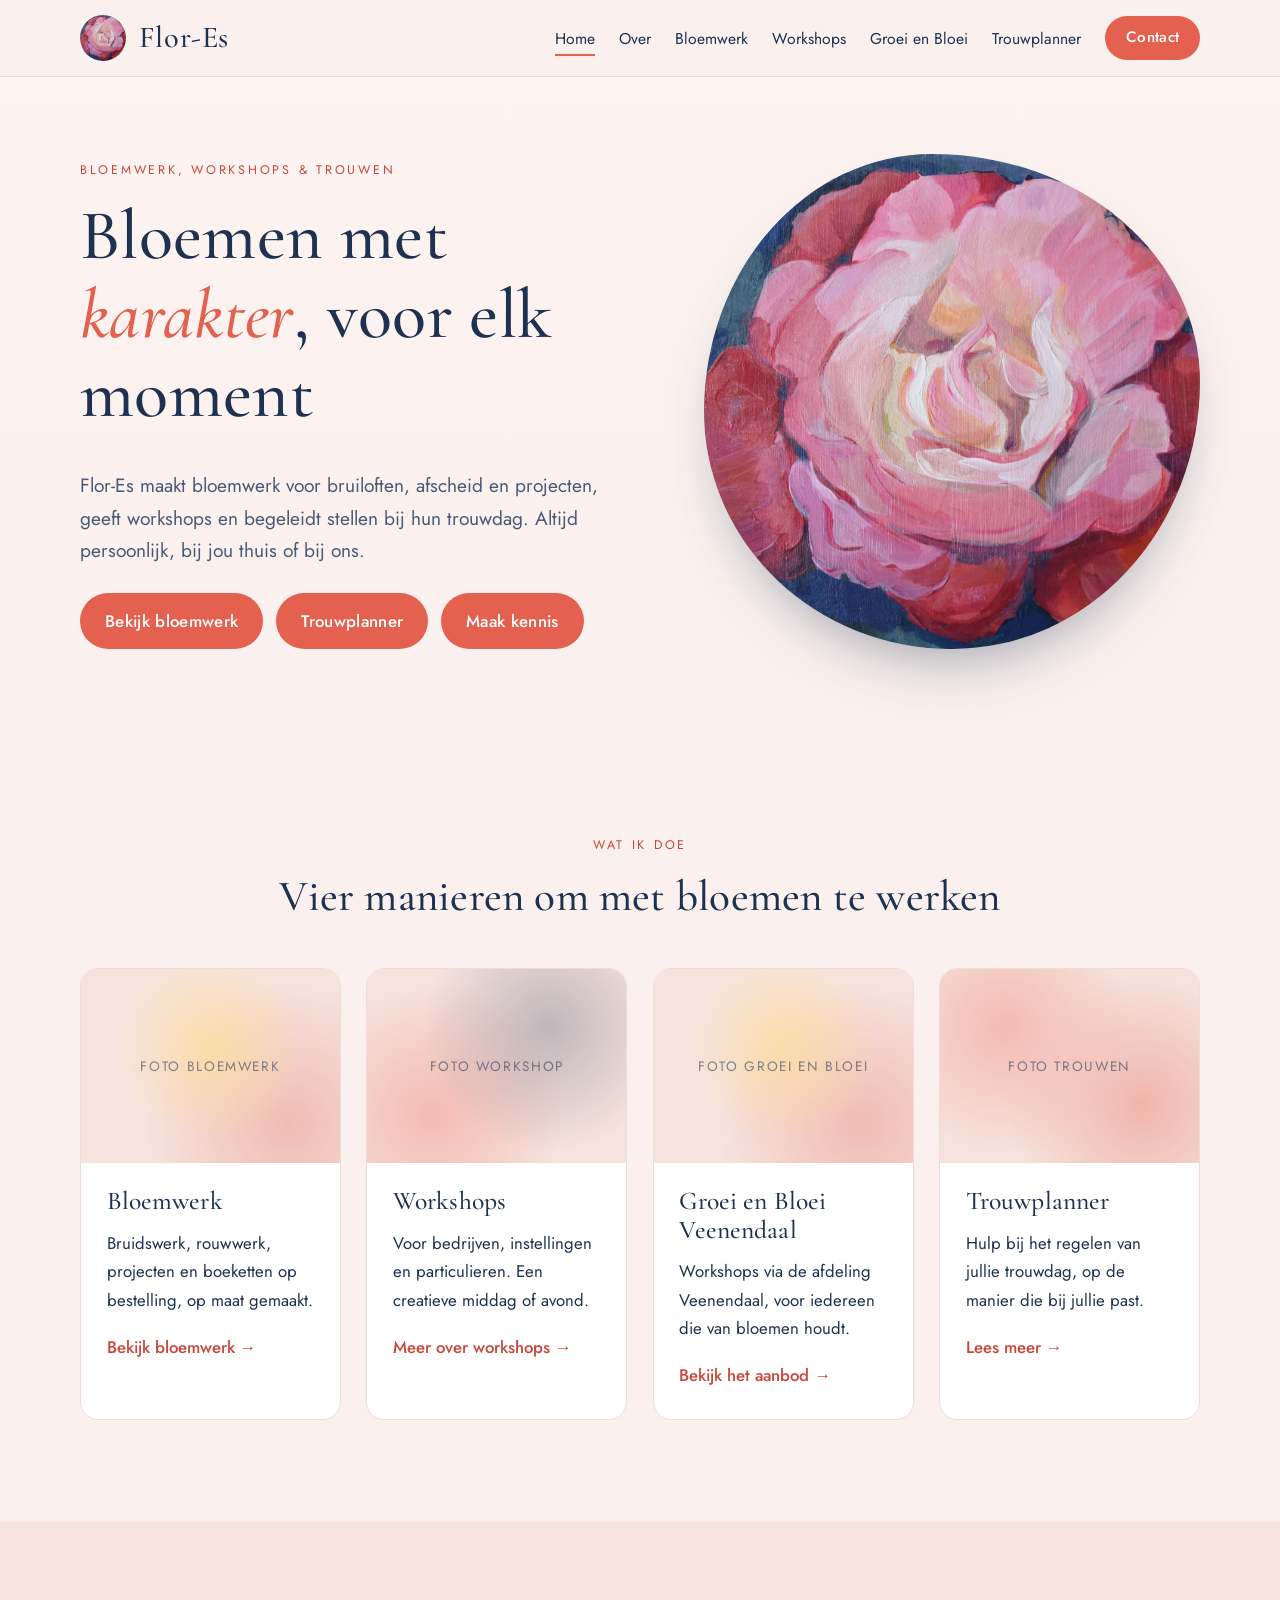
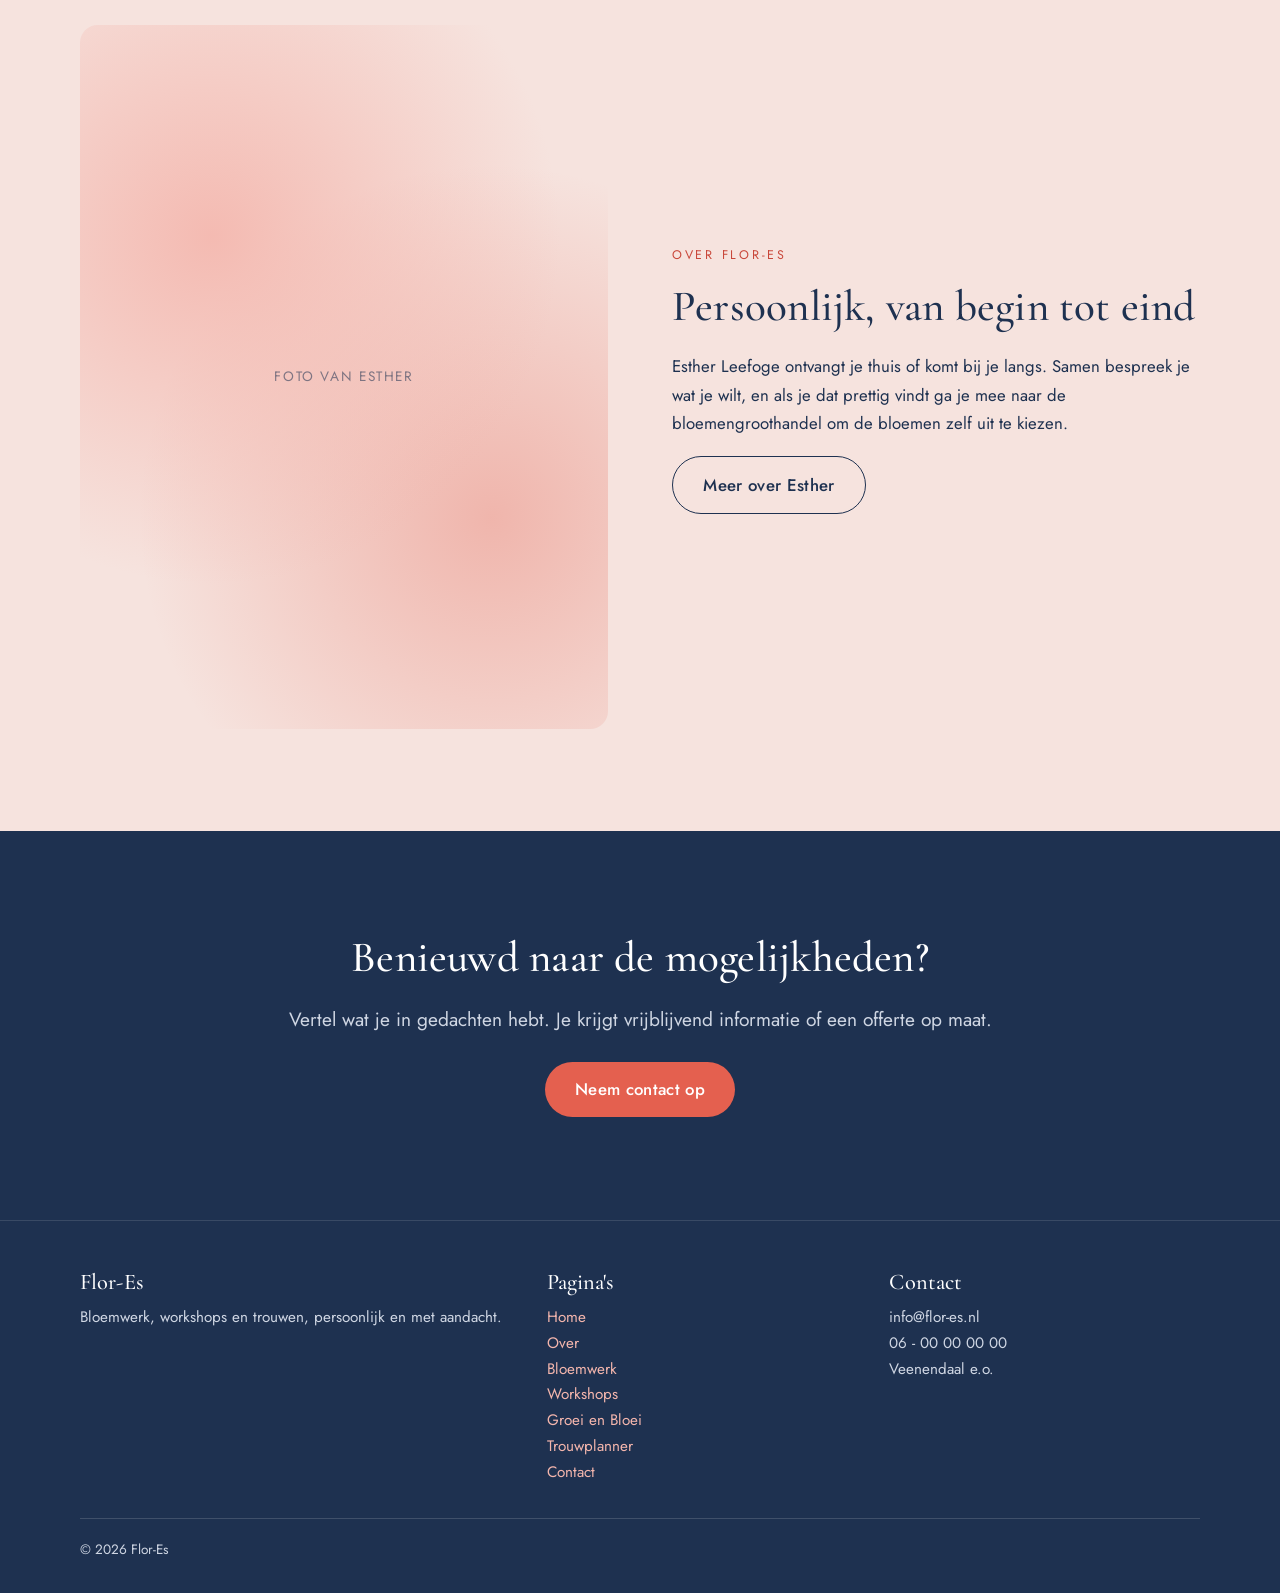
<file: index.html>
<!DOCTYPE html>
<html lang="nl">
<head>
<meta charset="utf-8">
<meta name="viewport" content="width=device-width, initial-scale=1">
<title>Flor-Es | Bloemwerk, workshops en trouwen</title>
<meta name="description" content="Flor-Es: bloemwerk, workshops en begeleiding bij trouwen, persoonlijk en met aandacht.">
<link rel="icon" href="img/logo.jpg">
<link rel="preconnect" href="https://fonts.googleapis.com">
<link rel="preconnect" href="https://fonts.gstatic.com" crossorigin>
<link href="https://fonts.googleapis.com/css2?family=Cormorant+Garamond:ital,wght@0,400;0,500;0,600;1,400;1,500&family=Jost:wght@300;400;500&display=swap" rel="stylesheet">
<link rel="stylesheet" href="style.css">
</head>
<body>
<header id="site-header"></header>
<main>

<section class="hero">
  <div class="container hero-grid">
    <div>
      <span class="eyebrow"><!--t:k01|Bovenaan de pagina::Kleine kop boven de titel|kort-->Bloemwerk, workshops &amp; trouwen<!--/t--></span>
      <h1><!--t:k02|Bovenaan de pagina::Hoofdkop|kort-->Bloemen met <em>karakter</em>, voor elk moment<!--/t--></h1>
      <p class="lead"><!--t:k03|Bovenaan de pagina::Inleiding|lang-->Flor-Es maakt bloemwerk voor bruiloften, afscheid en projecten, geeft workshops en begeleidt stellen bij hun trouwdag. Altijd persoonlijk, bij jou thuis of bij ons.<!--/t--></p>
      <div class="btn-row">
        <a class="btn" href="bloemwerk.html"><!--t:k04|Bovenaan de pagina::Tekst op de knop 1|kort-->Bekijk bloemwerk<!--/t--></a>
        <a class="btn outline" href="trouwplanner.html"><!--t:k27|Bovenaan de pagina::Tekst op de knop 2|kort-->Trouwplanner<!--/t--></a>
        <a class="btn outline" href="over.html"><!--t:k05|Bovenaan de pagina::Tekst op de knop 3|kort-->Maak kennis<!--/t--></a>
      </div>
    </div>
    <div class="hero-art"><img src="img/logo.jpg" alt="Geschilderde roos, het beeldmerk van Flor-Es"></div>
  </div>
</section>

<section class="section">
  <div class="container">
    <div class="center" style="margin-bottom:3rem">
      <span class="eyebrow"><!--t:k06|Vier manieren om met bloemen t…::Kleine kop boven de titel|kort-->Wat ik doe<!--/t--></span>
      <h2><!--t:k07|Vier manieren om met bloemen t…::Kop|kort-->Vier manieren om met bloemen te werken<!--/t--></h2>
    </div>
    <div class="cards" style="grid-template-columns:repeat(auto-fit,minmax(240px,1fr))">
      <a class="card" href="bloemwerk.html"><div class="ph t3">Foto bloemwerk</div><div class="body"><h3><!--t:k08|Vier manieren om met bloemen t…::Kleine kop 1|kort-->Bloemwerk<!--/t--></h3><p><!--t:k09|Vier manieren om met bloemen t…::Tekst 1|lang-->Bruidswerk, rouwwerk, projecten en boeketten op bestelling, op maat gemaakt.<!--/t--></p><span class="more"><!--t:k10|Vier manieren om met bloemen t…::Linktekst 1|kort-->Bekijk bloemwerk →<!--/t--></span></div></a>
      <a class="card" href="workshops.html"><div class="ph t2">Foto workshop</div><div class="body"><h3><!--t:k11|Vier manieren om met bloemen t…::Kleine kop 2|kort-->Workshops<!--/t--></h3><p><!--t:k12|Vier manieren om met bloemen t…::Tekst 2|lang-->Voor bedrijven, instellingen en particulieren. Een creatieve middag of avond.<!--/t--></p><span class="more"><!--t:k13|Vier manieren om met bloemen t…::Linktekst 2|kort-->Meer over workshops →<!--/t--></span></div></a>
      <a class="card" href="groei-en-bloei.html"><div class="ph t3">Foto Groei en Bloei</div><div class="body"><h3><!--t:k14|Vier manieren om met bloemen t…::Kleine kop 3|kort-->Groei en Bloei Veenendaal<!--/t--></h3><p><!--t:k15|Vier manieren om met bloemen t…::Tekst 3|lang-->Workshops via de afdeling Veenendaal, voor iedereen die van bloemen houdt.<!--/t--></p><span class="more"><!--t:k16|Vier manieren om met bloemen t…::Linktekst 3|kort-->Bekijk het aanbod →<!--/t--></span></div></a>
      <a class="card" href="trouwplanner.html"><div class="ph ">Foto trouwen</div><div class="body"><h3><!--t:k17|Vier manieren om met bloemen t…::Kleine kop 4|kort-->Trouwplanner<!--/t--></h3><p><!--t:k18|Vier manieren om met bloemen t…::Tekst 4|lang-->Hulp bij het regelen van jullie trouwdag, op de manier die bij jullie past.<!--/t--></p><span class="more"><!--t:k19|Vier manieren om met bloemen t…::Linktekst 4|kort-->Lees meer →<!--/t--></span></div></a>
    </div>
  </div>
</section>

<section class="section tint">
  <div class="container split">
    <div class="ph tall round">Foto van Esther</div>
    <div>
      <span class="eyebrow"><!--t:k20|Persoonlijk, van begin tot ein…::Kleine kop boven de titel|kort-->Over Flor-Es<!--/t--></span>
      <h2><!--t:k21|Persoonlijk, van begin tot ein…::Kop|kort-->Persoonlijk, van begin tot eind<!--/t--></h2>
      <p><!--t:k22|Persoonlijk, van begin tot ein…::Tekst 1|lang-->Esther Leefoge ontvangt je thuis of komt bij je langs. Samen bespreek je wat je wilt, en als je dat prettig vindt ga je mee naar de bloemengroothandel om de bloemen zelf uit te kiezen.<!--/t--></p>
      <a class="btn outline" href="over.html"><!--t:k23|Persoonlijk, van begin tot ein…::Tekst op de knop 1|kort-->Meer over Esther<!--/t--></a>
    </div>
  </div>
</section>
<section class="section cta">
  <div class="container">
    <h2><!--t:k24|Benieuwd naar de mogelijkheden…::Kop|kort-->Benieuwd naar de mogelijkheden?<!--/t--></h2>
    <p class="lead"><!--t:k25|Benieuwd naar de mogelijkheden…::Inleiding|lang-->Vertel wat je in gedachten hebt. Je krijgt vrijblijvend informatie of een offerte op maat.<!--/t--></p>
    <div class="btn-row" style="justify-content:center"><a class="btn" href="contact.html"><!--t:k26|Benieuwd naar de mogelijkheden…::Tekst op de knop 1|kort-->Neem contact op<!--/t--></a></div>
  </div>
</section>
</main>
<footer id="site-footer"></footer>
<script src="site.js"></script>
</body>
</html>
</file>
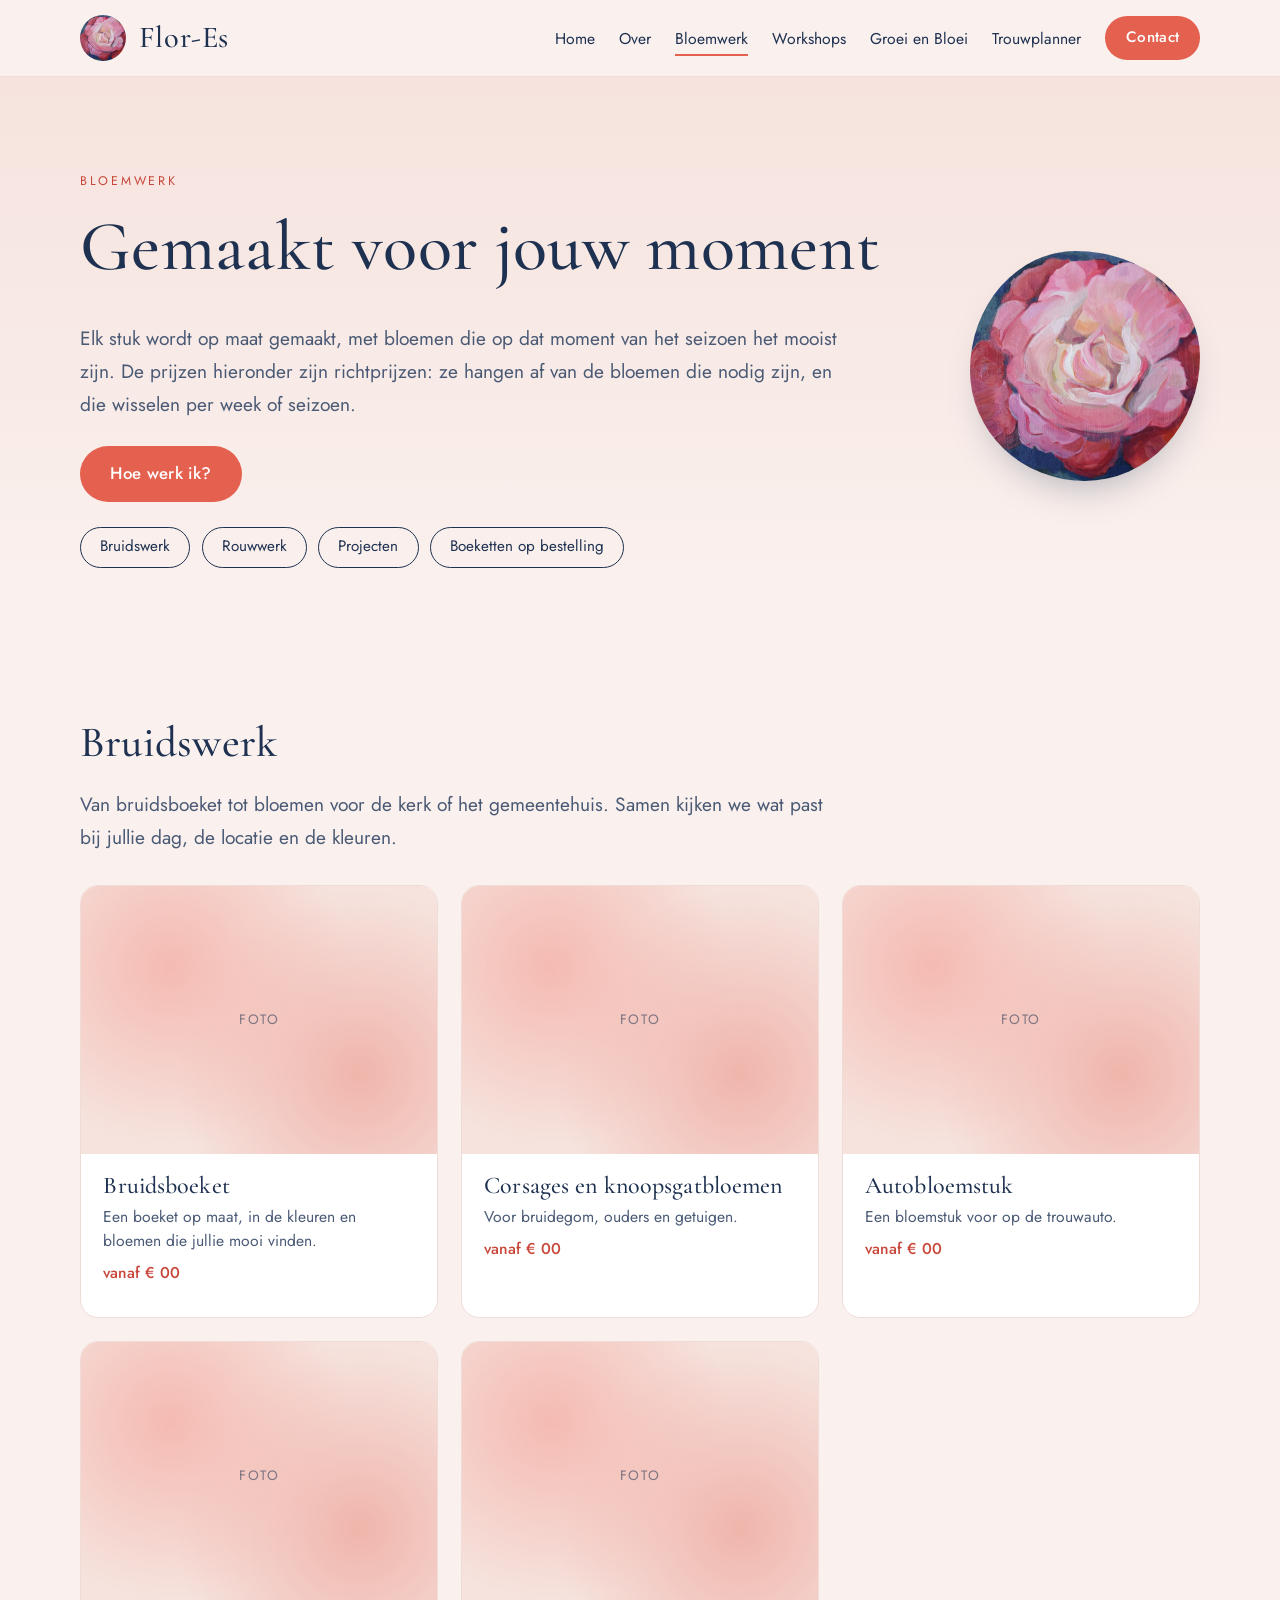
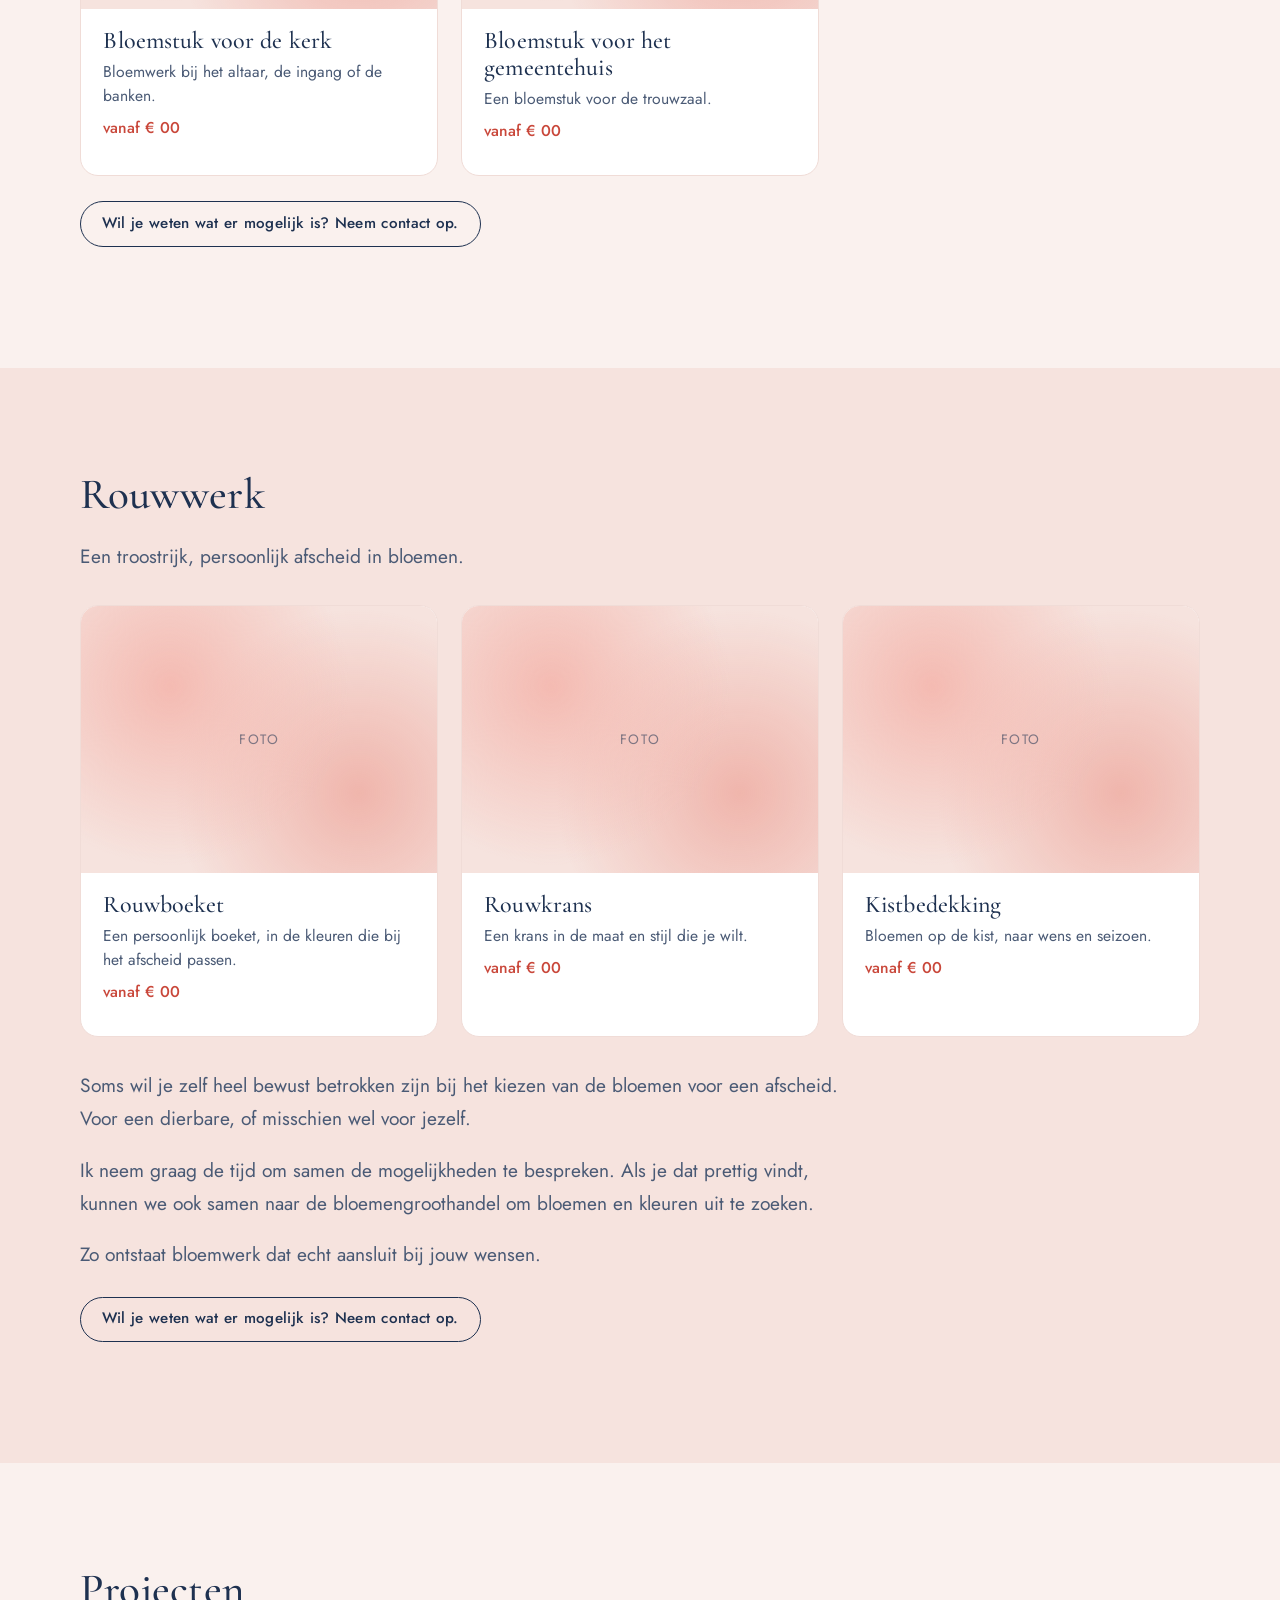
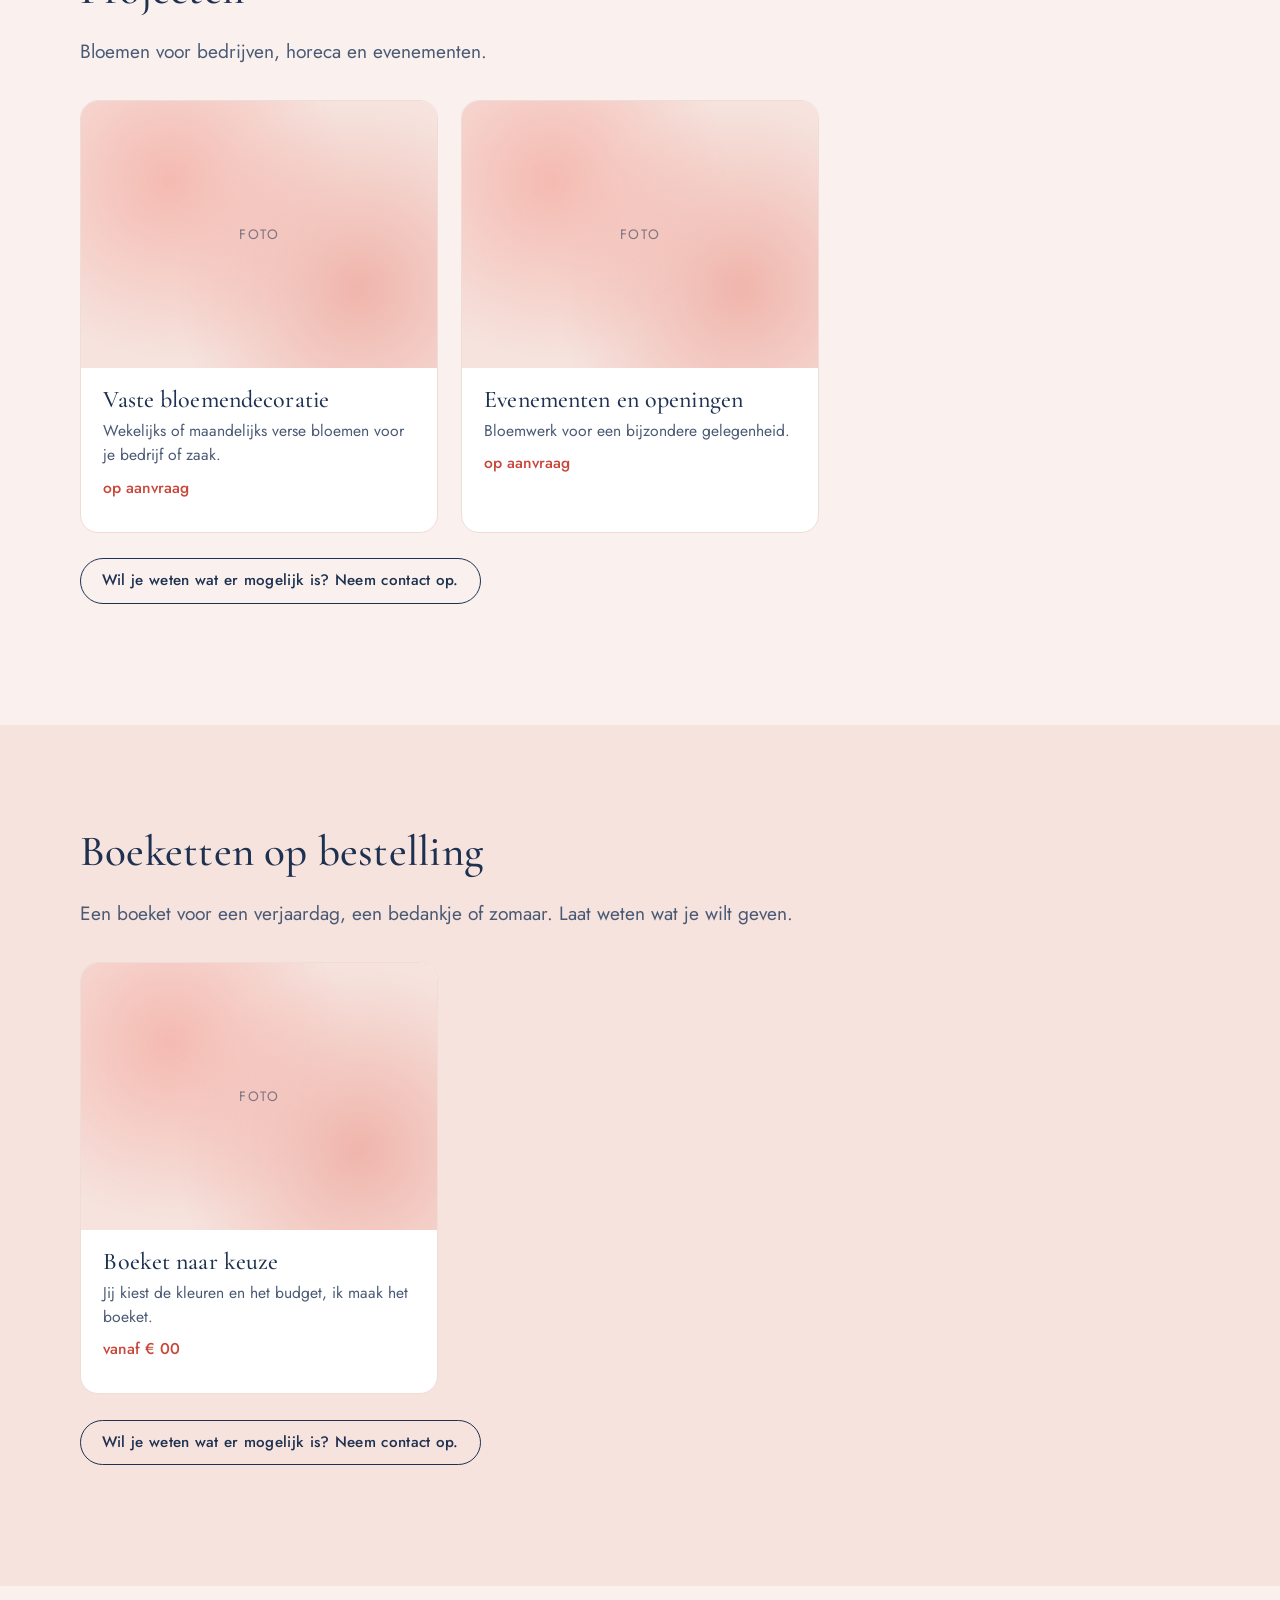
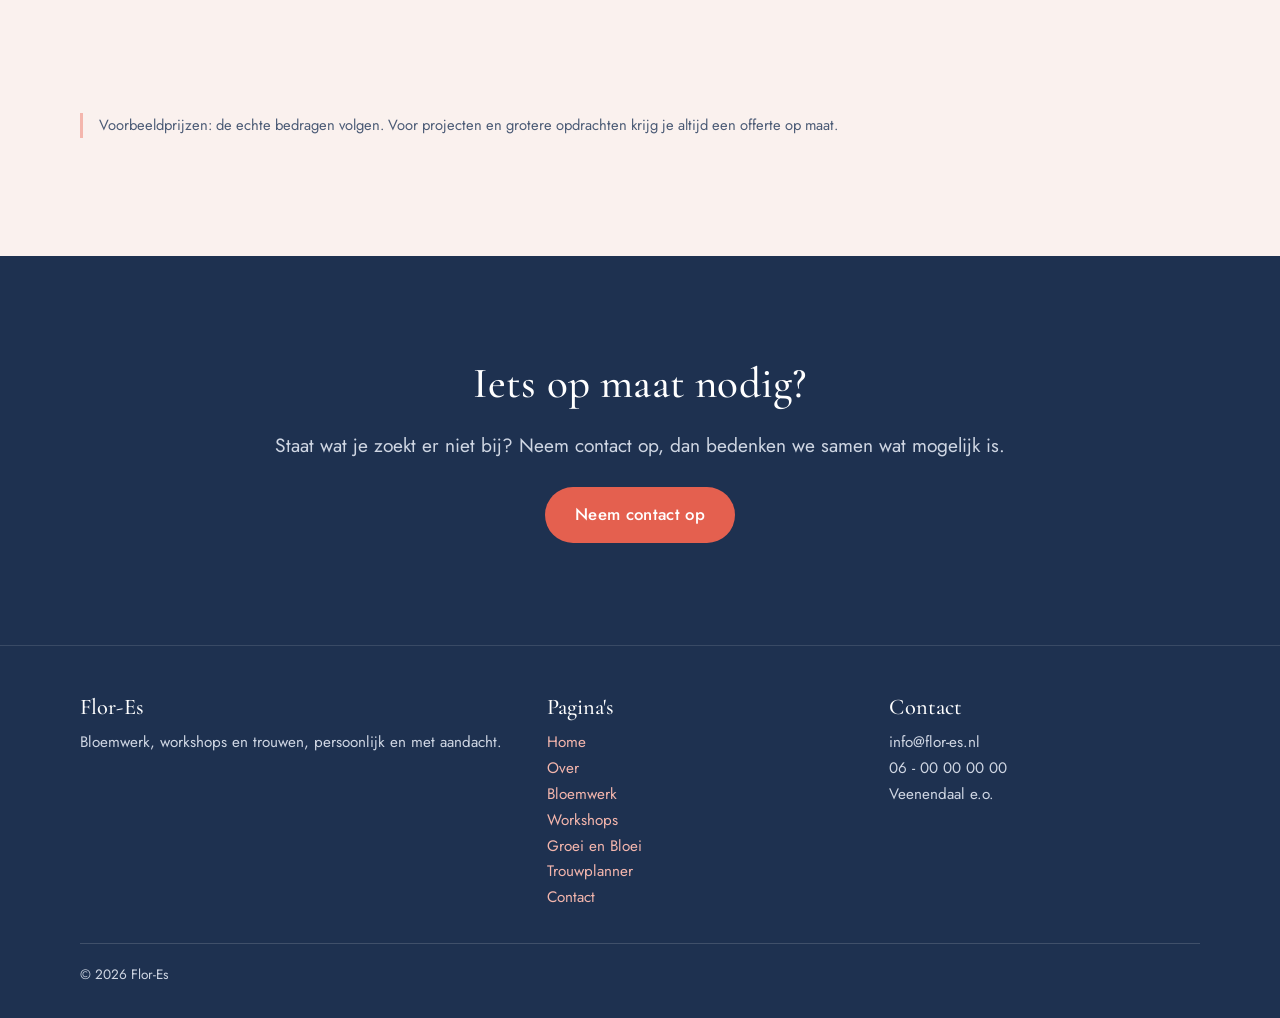
<file: bloemwerk.html>
<!DOCTYPE html>
<html lang="nl">
<head>
<meta charset="utf-8">
<meta name="viewport" content="width=device-width, initial-scale=1">
<title>Bloemwerk | Flor-Es</title>
<meta name="description" content="Bruidswerk, rouwwerk, bloemwerk voor projecten en boeketten op bestelling, met foto's en richtprijzen.">
<link rel="icon" href="img/logo.jpg">
<link rel="preconnect" href="https://fonts.googleapis.com">
<link rel="preconnect" href="https://fonts.gstatic.com" crossorigin>
<link href="https://fonts.googleapis.com/css2?family=Cormorant+Garamond:ital,wght@0,400;0,500;0,600;1,400;1,500&family=Jost:wght@300;400;500&display=swap" rel="stylesheet">
<link rel="stylesheet" href="style.css">
</head>
<body>
<header id="site-header"></header>
<main>

<section class="page-hero">
  <div class="container page-hero-grid">
    <div>
    <span class="eyebrow"><!--t:k01|Bovenaan de pagina::Kleine kop boven de titel|kort-->Bloemwerk<!--/t--></span>
    <h1><!--t:k02|Bovenaan de pagina::Hoofdkop|kort-->Gemaakt voor jouw moment<!--/t--></h1>
    <p class="lead"><!--t:k03|Bovenaan de pagina::Inleiding|lang-->Elk stuk wordt op maat gemaakt, met bloemen die op dat moment van het seizoen het mooist zijn. De prijzen hieronder zijn richtprijzen: ze hangen af van de bloemen die nodig zijn, en die wisselen per week of seizoen.<!--/t--></p>
    <div class="btn-row"><a class="btn" id="werkwijze-knop" href="over.html#werkwijze" aria-expanded="false" aria-controls="werkwijze-paneel"><!--t:k04|Bovenaan de pagina::Tekst op de knop 1|kort-->Hoe werk ik?<!--/t--></a></div>
    <div class="chips" id="bloemwerk-nav"></div>
    </div>
    <div class="hero-art klein"><img src="img/logo.jpg" alt=""></div>
  </div>
</section>
<div id="werkwijze-paneel" hidden></div>
<div id="bloemwerk-lijst"></div>
<section class="section">
  <div class="container">
    <p class="note"><!--t:k05|Bovenaan de pagina::Opmerking|lang-->Voorbeeldprijzen: de echte bedragen volgen. Voor projecten en grotere opdrachten krijg je altijd een offerte op maat.<!--/t--></p>
  </div>
</section>
<section class="section cta">
  <div class="container">
    <h2><!--t:k06|Iets op maat nodig?::Kop|kort-->Iets op maat nodig?<!--/t--></h2>
    <p class="lead"><!--t:k07|Iets op maat nodig?::Inleiding|lang-->Staat wat je zoekt er niet bij? Neem contact op, dan bedenken we samen wat mogelijk is.<!--/t--></p>
    <div class="btn-row" style="justify-content:center"><a class="btn" href="contact.html"><!--t:k08|Iets op maat nodig?::Tekst op de knop 1|kort-->Neem contact op<!--/t--></a></div>
  </div>
</section>
</main>
<footer id="site-footer"></footer>
<script src="site.js"></script>
</body>
</html>
</file>
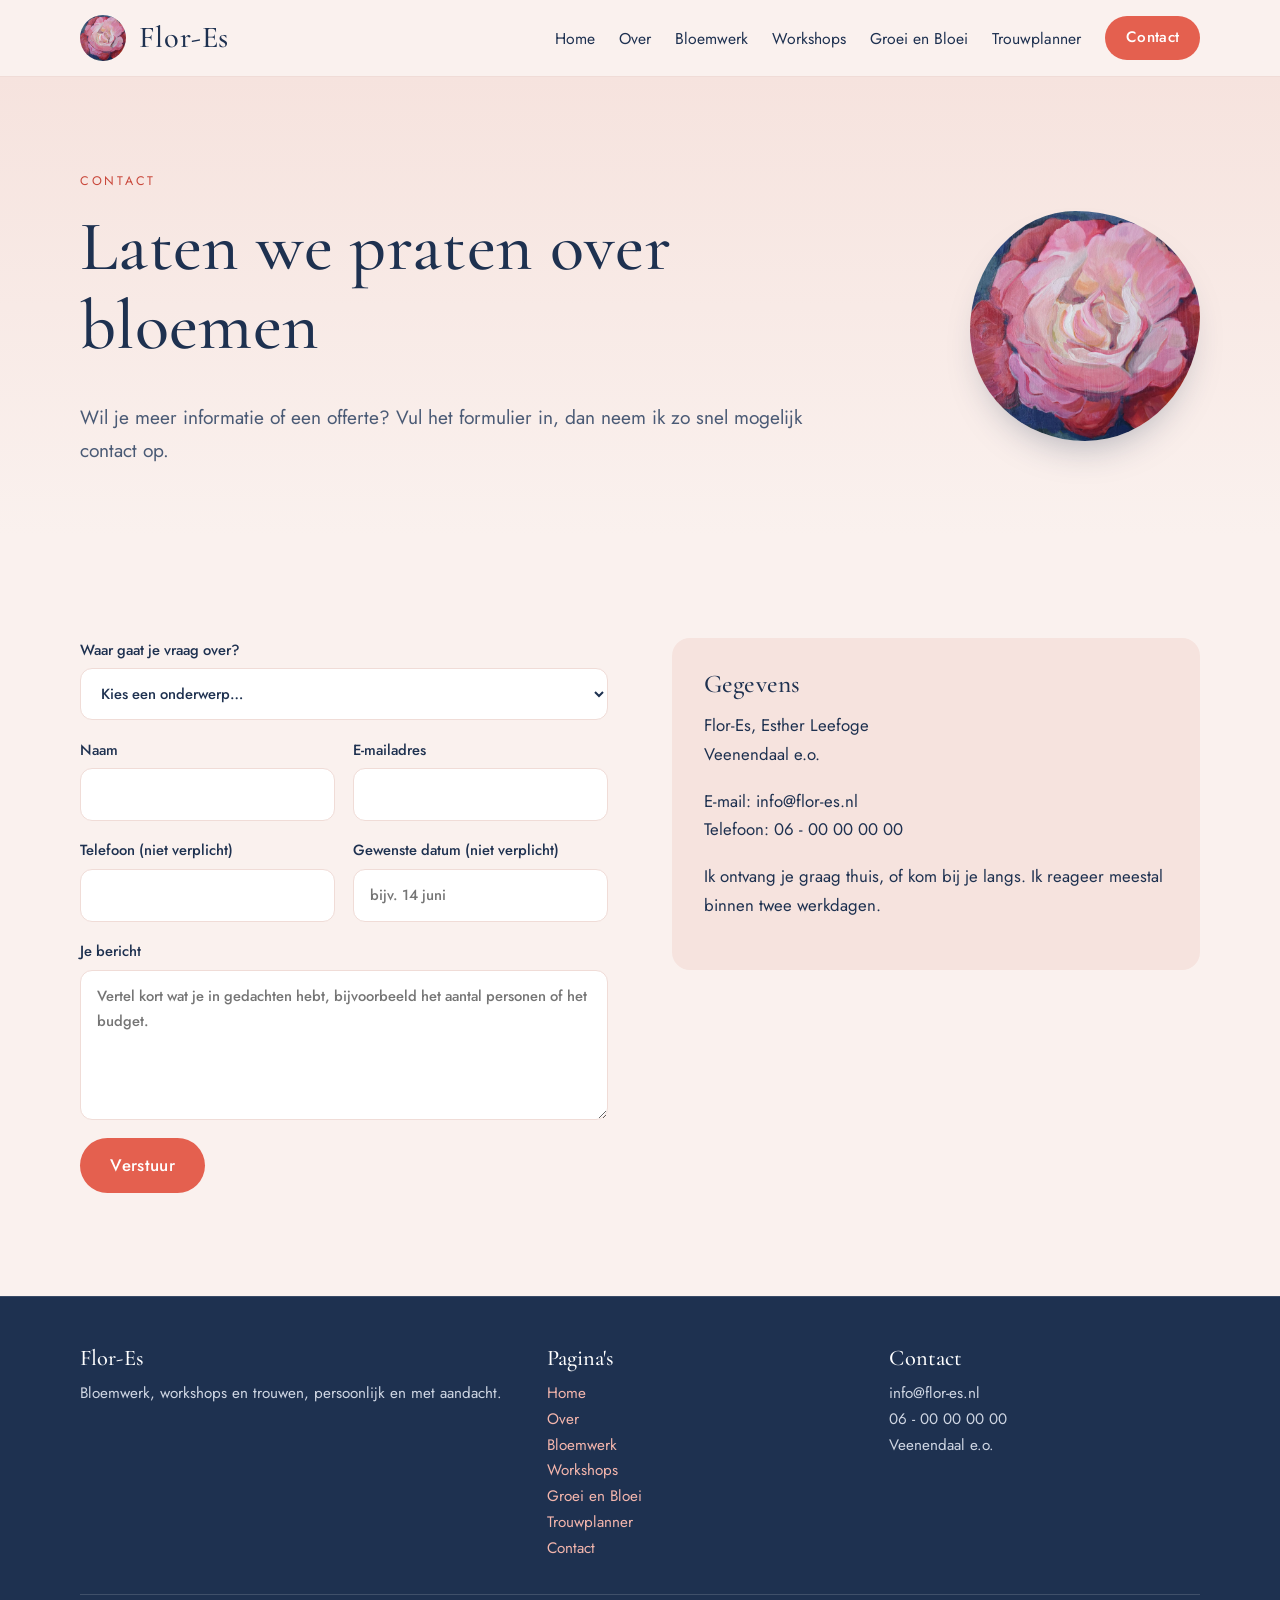
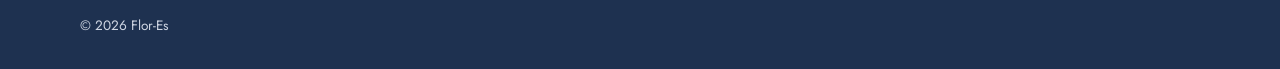
<file: contact.html>
<!DOCTYPE html>
<html lang="nl">
<head>
<meta charset="utf-8">
<meta name="viewport" content="width=device-width, initial-scale=1">
<title>Contact | Flor-Es</title>
<meta name="description" content="Neem contact op met Flor-Es voor informatie of een offerte.">
<link rel="icon" href="img/logo.jpg">
<link rel="preconnect" href="https://fonts.googleapis.com">
<link rel="preconnect" href="https://fonts.gstatic.com" crossorigin>
<link href="https://fonts.googleapis.com/css2?family=Cormorant+Garamond:ital,wght@0,400;0,500;0,600;1,400;1,500&family=Jost:wght@300;400;500&display=swap" rel="stylesheet">
<link rel="stylesheet" href="style.css">
</head>
<body>
<header id="site-header"></header>
<main>

<section class="page-hero">
  <div class="container page-hero-grid">
    <div>
    <span class="eyebrow"><!--t:k01|Bovenaan de pagina::Kleine kop boven de titel|kort-->Contact<!--/t--></span>
    <h1><!--t:k02|Bovenaan de pagina::Hoofdkop|kort-->Laten we praten over bloemen<!--/t--></h1>
    <p class="lead"><!--t:k03|Bovenaan de pagina::Inleiding|lang-->Wil je meer informatie of een offerte? Vul het formulier in, dan neem ik zo snel mogelijk contact op.<!--/t--></p>
    </div>
    <div class="hero-art klein"><img src="img/logo.jpg" alt=""></div>
  </div>
</section>

<section class="section">
  <div class="container split" style="align-items:start">
    <form id="contactform" method="post" action="contact/verstuur.php">
      <label>Waar gaat je vraag over?
        <select name="onderwerp">
          <option>Bruidswerk</option>
          <option>Rouwwerk</option>
          <option>Bloemwerk voor een project</option>
          <option>Boeket op bestelling</option>
          <option>Trouwplanner</option>
          <option>Workshop voor bedrijf, instelling of particulieren</option>
          <option>Workshop via Groei en Bloei</option>
          <option>Iets anders</option>
        </select>
      </label>
      <div class="row2">
        <label>Naam<input type="text" name="naam" required maxlength="100" autocomplete="name"></label>
        <label>E-mailadres<input type="email" name="email" required maxlength="150" autocomplete="email"></label>
      </div>
      <div class="row2">
        <label>Telefoon (niet verplicht)<input type="tel" name="telefoon" autocomplete="tel"></label>
        <label>Gewenste datum (niet verplicht)<input type="text" name="datum" placeholder="bijv. 14 juni"></label>
      </div>
      <label>Je bericht<textarea name="bericht" required maxlength="5000" placeholder="Vertel kort wat je in gedachten hebt, bijvoorbeeld het aantal personen of het budget."></textarea></label>
      <div style="position:absolute;left:-9999px" aria-hidden="true"><label>Laat dit veld leeg<input type="text" name="website" tabindex="-1" autocomplete="off"></label></div>
      <div id="vraag-blok" hidden>
        <label><span id="vraag-tekst">Controlevraag</span><input type="text" name="antwoord" inputmode="numeric" autocomplete="off" maxlength="3"></label>
        <input type="hidden" name="token" id="token" value="">
      </div>
      <div><button class="btn" type="submit">Verstuur</button></div>
      <div class="form-msg" id="formmsg" role="status"></div>
    </form>
    <aside class="contact-box">
      <h3><!--t:k04|Bovenaan de pagina::Kleine kop 1|kort-->Gegevens<!--/t--></h3>
      <p>Flor-Es, Esther Leefoge<br><span data-inst="plaats">Veenendaal e.o.</span></p>
      <p>E-mail: <span data-inst="email">info@flor-es.nl</span><br>Telefoon: <span data-inst="telefoon">06 - 00 00 00 00</span></p>
      <p><!--t:k05|Bovenaan de pagina::Tekst 1|lang-->Ik ontvang je graag thuis, of kom bij je langs. Ik reageer meestal binnen twee werkdagen.<!--/t--></p>
    </aside>
  </div>
</section>
</main>
<footer id="site-footer"></footer>
<script src="site.js"></script>
</body>
</html>
</file>
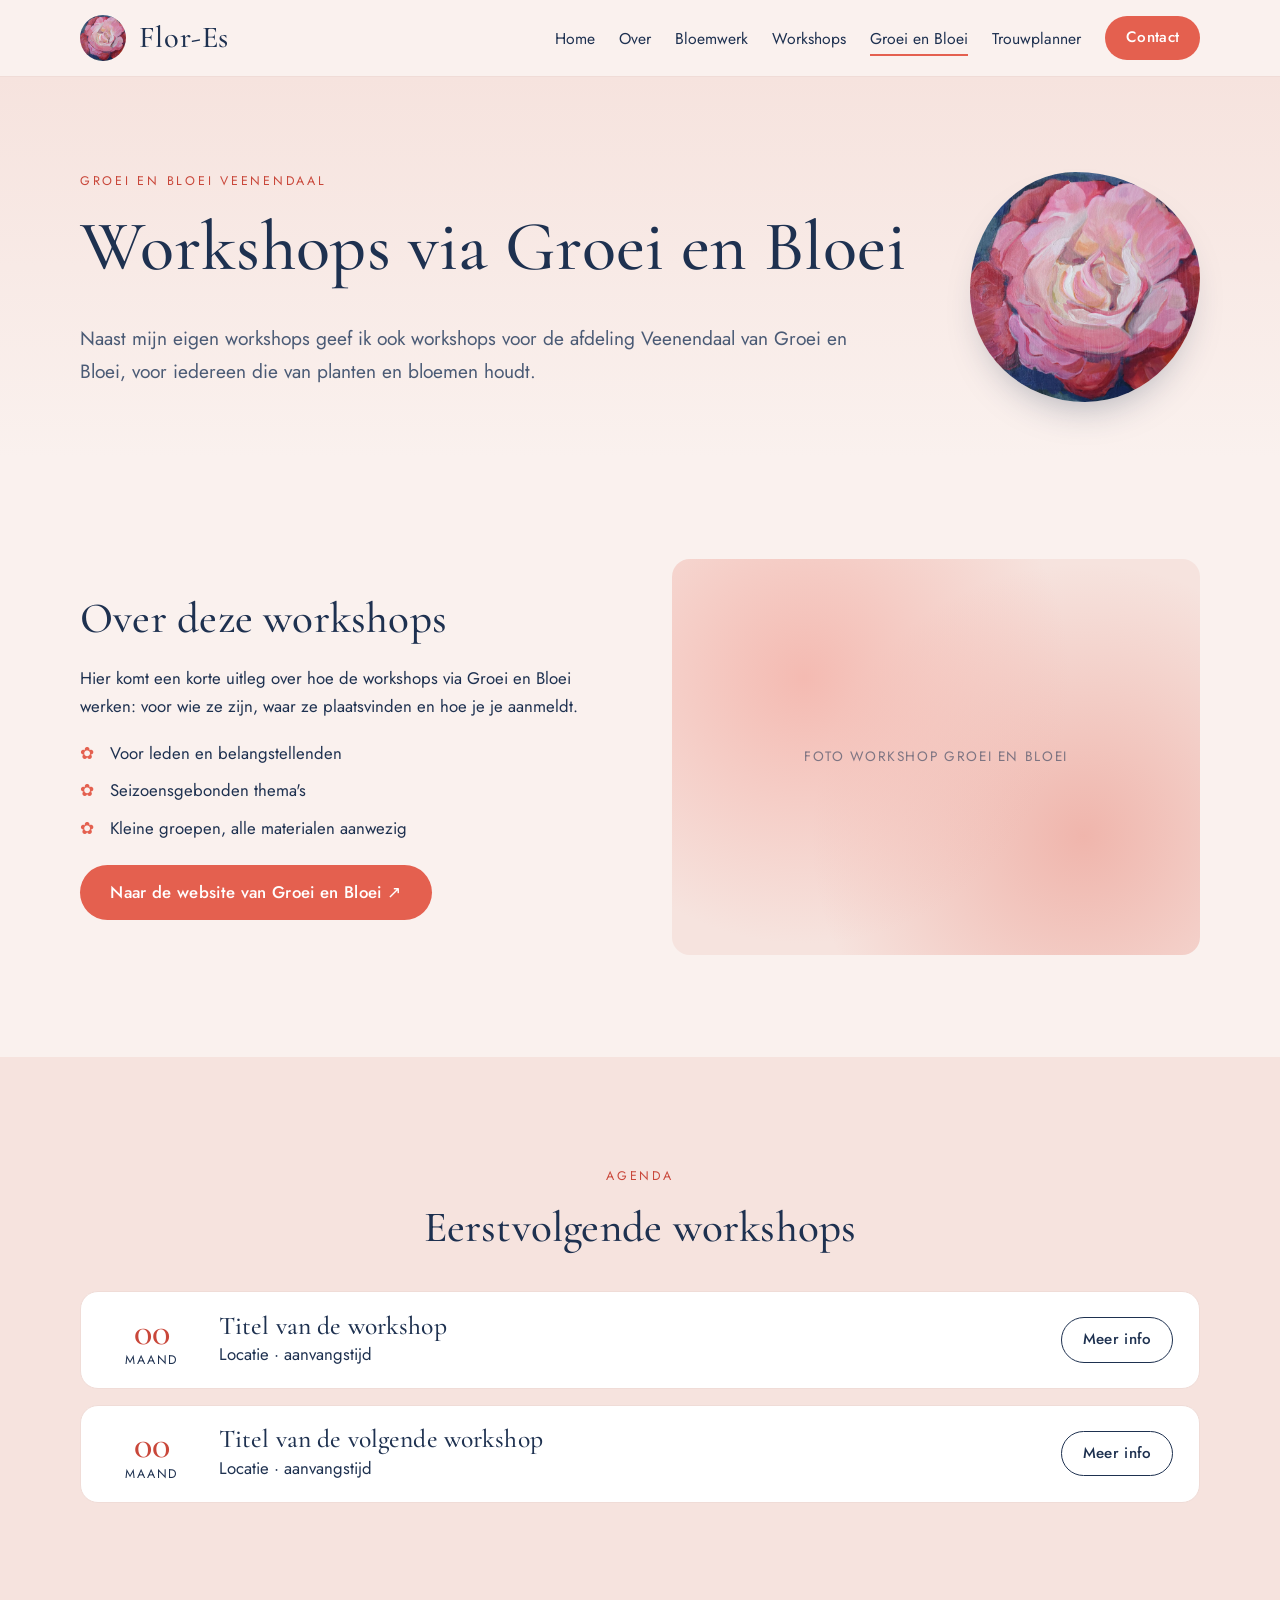
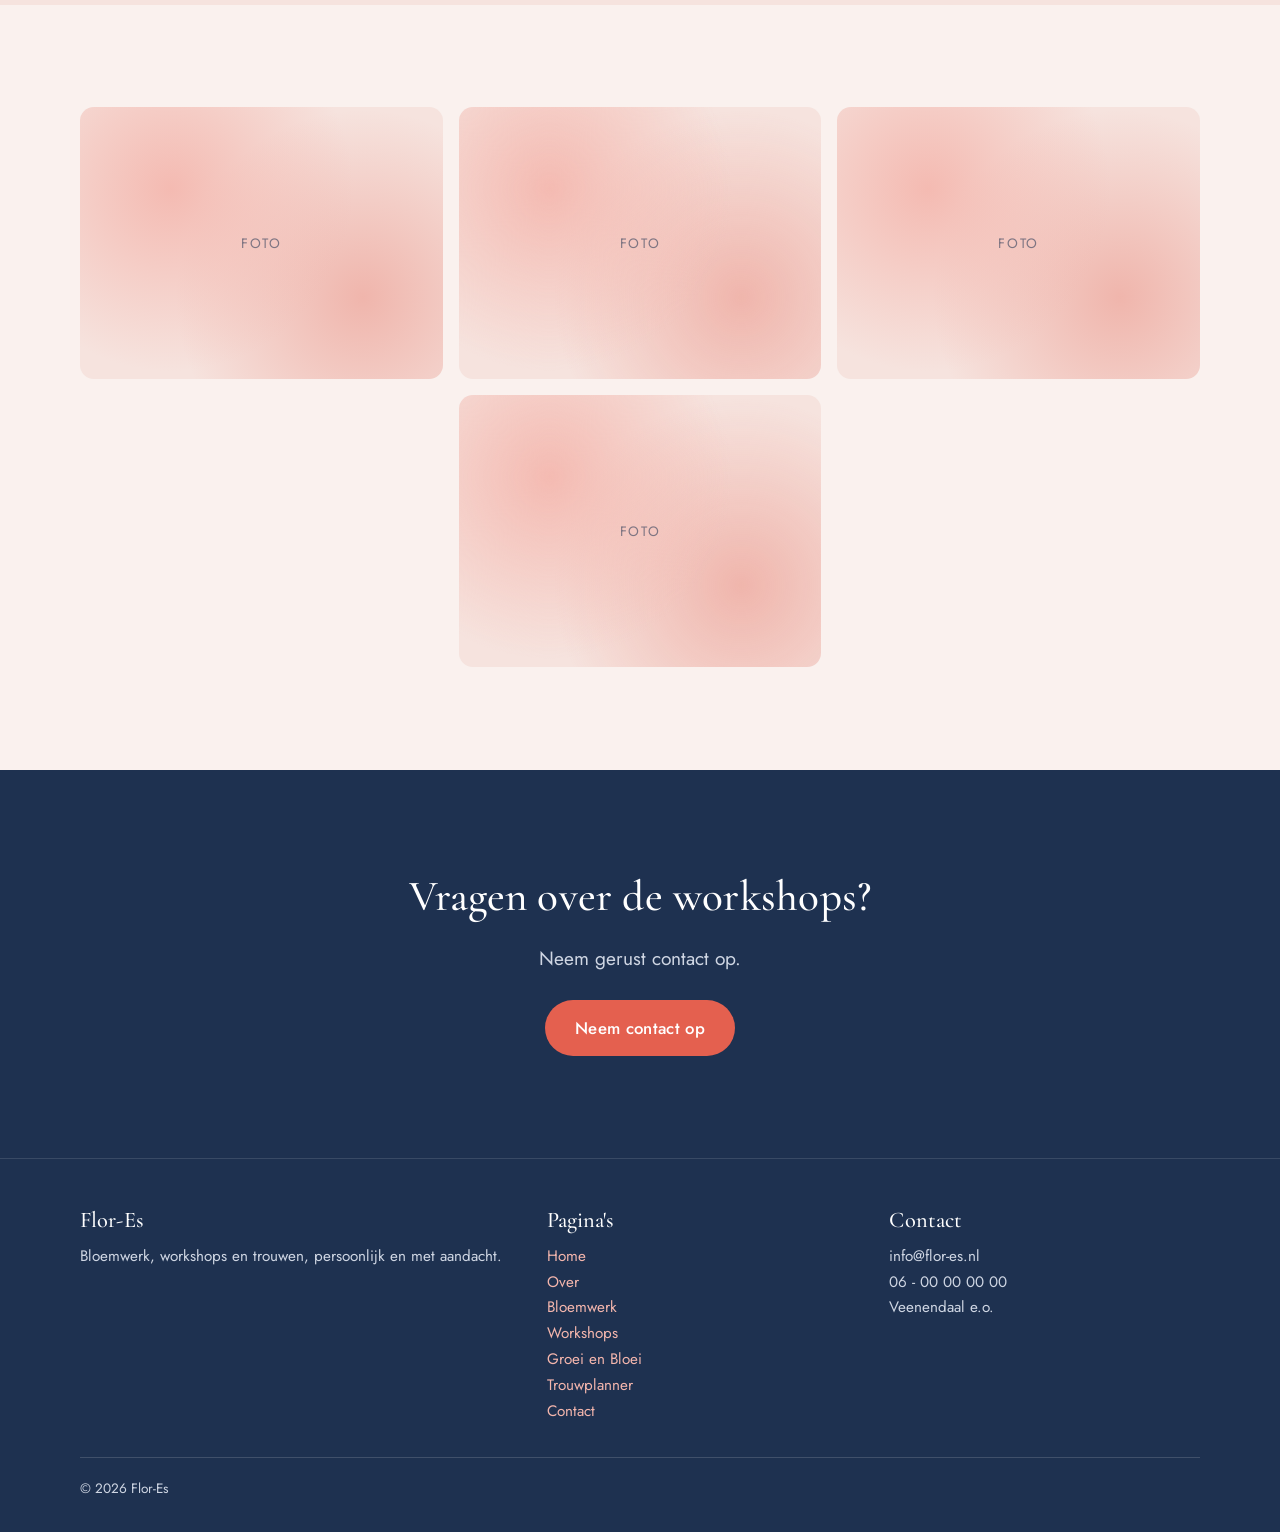
<file: groei-en-bloei.html>
<!DOCTYPE html>
<html lang="nl">
<head>
<meta charset="utf-8">
<meta name="viewport" content="width=device-width, initial-scale=1">
<title>Groei en Bloei Veenendaal | Flor-Es</title>
<meta name="description" content="Workshops via Groei en Bloei Veenendaal, met informatie, foto's en een link naar de website van Groei en Bloei.">
<link rel="icon" href="img/logo.jpg">
<link rel="preconnect" href="https://fonts.googleapis.com">
<link rel="preconnect" href="https://fonts.gstatic.com" crossorigin>
<link href="https://fonts.googleapis.com/css2?family=Cormorant+Garamond:ital,wght@0,400;0,500;0,600;1,400;1,500&family=Jost:wght@300;400;500&display=swap" rel="stylesheet">
<link rel="stylesheet" href="style.css">
</head>
<body>
<header id="site-header"></header>
<main>

<section class="page-hero">
  <div class="container page-hero-grid">
    <div>
    <span class="eyebrow"><!--t:k01|Bovenaan de pagina::Kleine kop boven de titel|kort-->Groei en Bloei Veenendaal<!--/t--></span>
    <h1><!--t:k02|Bovenaan de pagina::Hoofdkop|kort-->Workshops via Groei en Bloei<!--/t--></h1>
    <p class="lead"><!--t:k03|Bovenaan de pagina::Inleiding|lang-->Naast mijn eigen workshops geef ik ook workshops voor de afdeling Veenendaal van Groei en Bloei, voor iedereen die van planten en bloemen houdt.<!--/t--></p>
    </div>
    <div class="hero-art klein"><img src="img/logo.jpg" alt=""></div>
  </div>
</section>

<section class="section">
  <div class="container split">
    <div>
      <h2><!--t:k04|Over deze workshops::Kop|kort-->Over deze workshops<!--/t--></h2>
      <p><!--t:k05|Over deze workshops::Tekst 1|lang-->Hier komt een korte uitleg over hoe de workshops via Groei en Bloei werken: voor wie ze zijn, waar ze plaatsvinden en hoe je je aanmeldt.<!--/t--></p>
      <ul class="check">
        <li><!--t:k06|Over deze workshops::Opsommingspunt 1|kort-->Voor leden en belangstellenden<!--/t--></li>
        <li><!--t:k07|Over deze workshops::Opsommingspunt 2|kort-->Seizoensgebonden thema's<!--/t--></li>
        <li><!--t:k08|Over deze workshops::Opsommingspunt 3|kort-->Kleine groepen, alle materialen aanwezig<!--/t--></li>
      </ul>
      <a class="btn" href="https://www.groei.nl" target="_blank" rel="noopener"><!--t:k09|Over deze workshops::Tekst op de knop 1|kort-->Naar de website van Groei en Bloei ↗<!--/t--></a>
    </div>
    <div class="ph round">Foto workshop Groei en Bloei</div>
  </div>
</section>

<section class="section tint">
  <div class="container">
    <div class="center" style="margin-bottom:2.5rem">
      <span class="eyebrow"><!--t:k10|Eerstvolgende workshops::Kleine kop boven de titel|kort-->Agenda<!--/t--></span>
      <h2><!--t:k11|Eerstvolgende workshops::Kop|kort-->Eerstvolgende workshops<!--/t--></h2>
    </div>
    <ul class="agenda" id="gb-agenda"></ul>
  </div>
</section>

<section class="section">
  <div class="container">
    <div class="gallery" id="gb-fotos"></div>
  </div>
</section>
<section class="section cta">
  <div class="container">
    <h2><!--t:k12|Vragen over de workshops?::Kop|kort-->Vragen over de workshops?<!--/t--></h2>
    <p class="lead"><!--t:k13|Vragen over de workshops?::Inleiding|lang-->Neem gerust contact op.<!--/t--></p>
    <div class="btn-row" style="justify-content:center"><a class="btn" href="contact.html"><!--t:k14|Vragen over de workshops?::Tekst op de knop 1|kort-->Neem contact op<!--/t--></a></div>
  </div>
</section>
</main>
<footer id="site-footer"></footer>
<script src="site.js"></script>
</body>
</html>
</file>
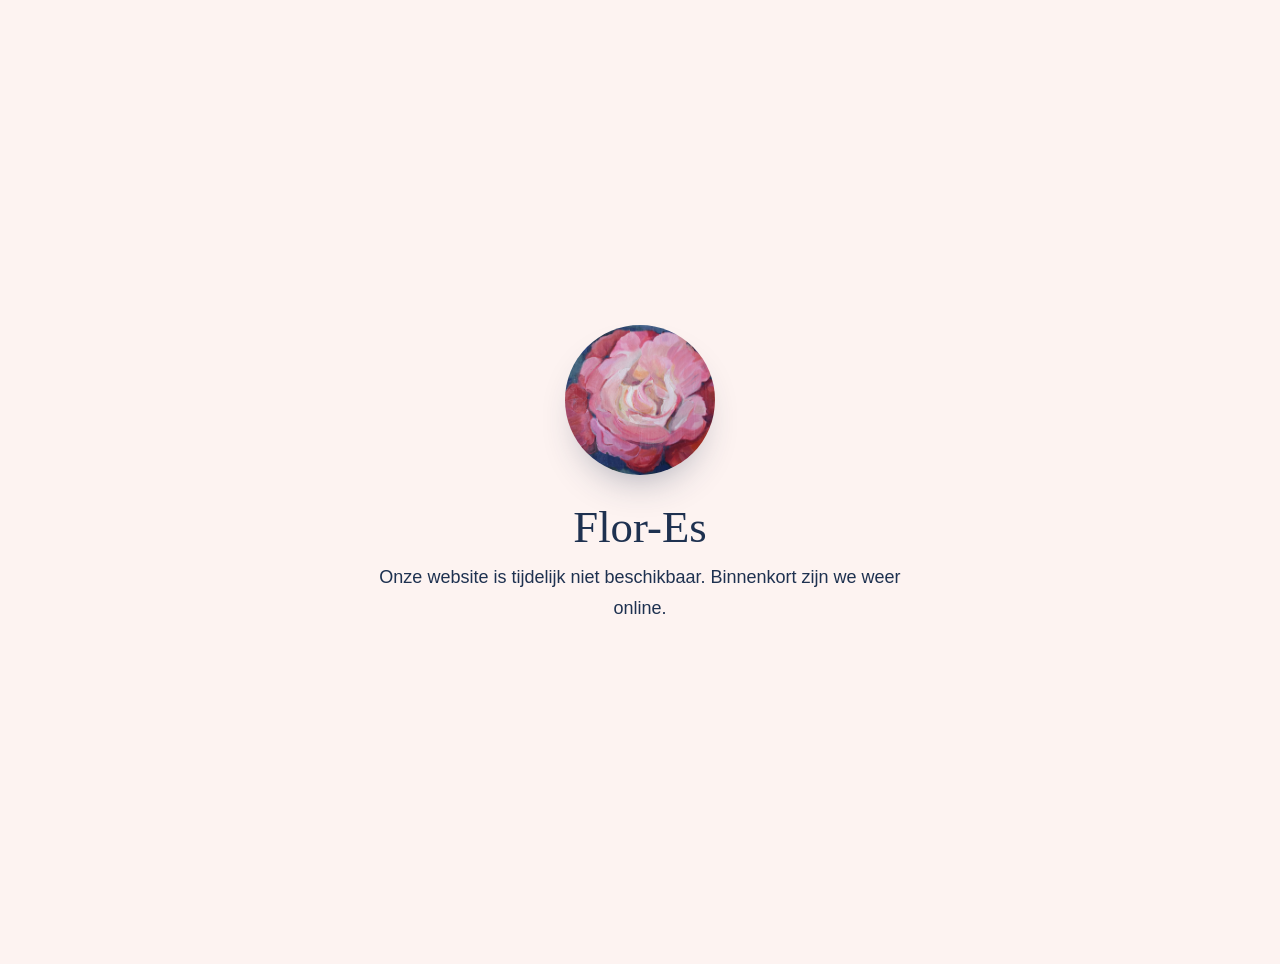
<file: offline.html>
<!DOCTYPE html>
<html lang="nl">
<head>
<meta charset="utf-8">
<meta name="viewport" content="width=device-width, initial-scale=1">
<meta name="robots" content="noindex, nofollow">
<title>Flor-Es | Tijdelijk offline</title>
<style>
body{margin:0;min-height:100vh;display:grid;place-items:center;background:#fdf3f1;color:#1e3150;font:18px/1.7 "Helvetica Neue",Arial,sans-serif;text-align:center;padding:2rem}
main{max-width:34rem}
img{width:150px;height:150px;border-radius:50%;object-fit:cover;box-shadow:0 20px 40px -20px rgba(30,49,80,.45)}
h1{font:500 2.8rem/1.1 Georgia,"Times New Roman",serif;margin:1.2rem 0 .6rem}
p{margin:0 0 1rem}.c{font-size:.95rem;color:#5b6a80}a{color:#c9473a}
</style>
</head>
<body>
<main>
<img src="/img/logo.jpg" alt="">
<h1>Flor-Es</h1>
<p>Onze website is tijdelijk niet beschikbaar. Binnenkort zijn we weer online.</p>

</main>
</body>
</html>
</file>
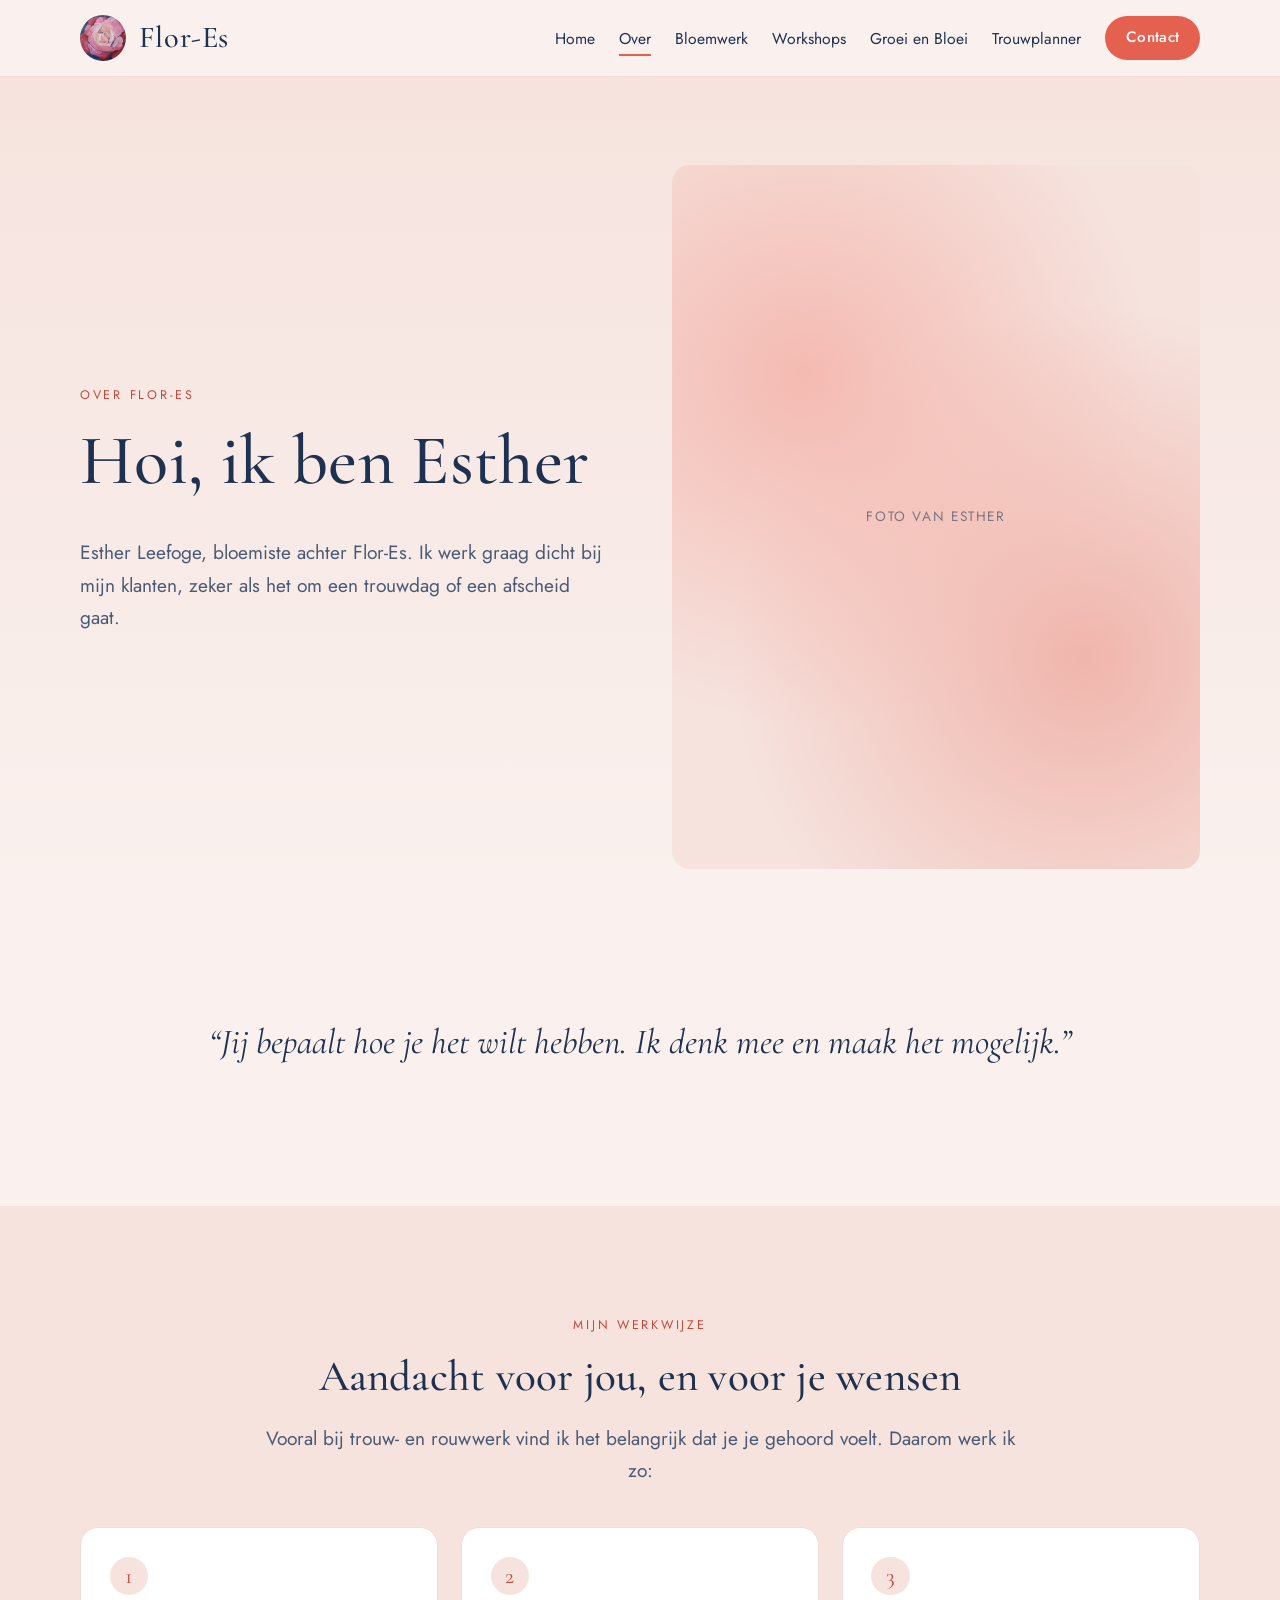
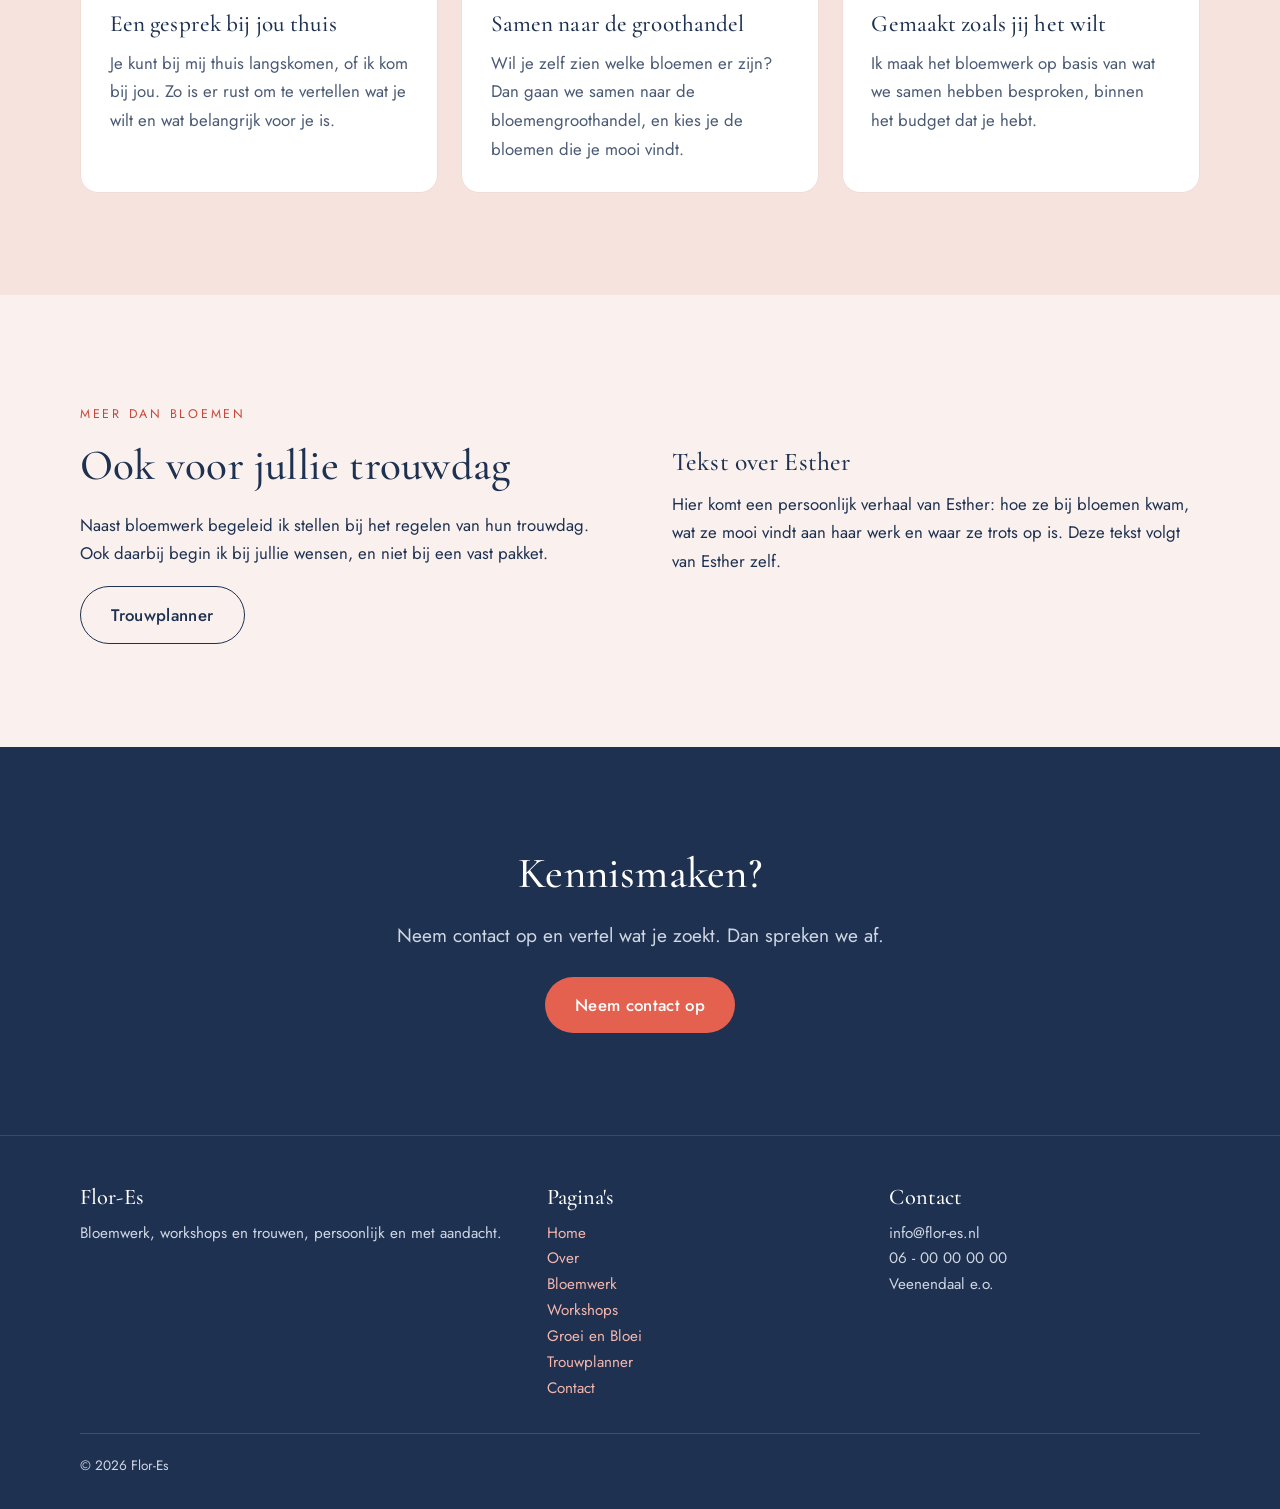
<file: over.html>
<!DOCTYPE html>
<html lang="nl">
<head>
<meta charset="utf-8">
<meta name="viewport" content="width=device-width, initial-scale=1">
<title>Over Esther | Flor-Es</title>
<meta name="description" content="Esther Leefoge van Flor-Es: persoonlijke aandacht bij bruidswerk, rouwwerk en bloemwerk.">
<link rel="icon" href="img/logo.jpg">
<link rel="preconnect" href="https://fonts.googleapis.com">
<link rel="preconnect" href="https://fonts.gstatic.com" crossorigin>
<link href="https://fonts.googleapis.com/css2?family=Cormorant+Garamond:ital,wght@0,400;0,500;0,600;1,400;1,500&family=Jost:wght@300;400;500&display=swap" rel="stylesheet">
<link rel="stylesheet" href="style.css">
</head>
<body>
<header id="site-header"></header>
<main>

<section class="page-hero">
  <div class="container split">
    <div>
      <span class="eyebrow"><!--t:k01|Bovenaan de pagina::Kleine kop boven de titel|kort-->Over Flor-Es<!--/t--></span>
      <h1><!--t:k02|Bovenaan de pagina::Hoofdkop|kort-->Hoi, ik ben Esther<!--/t--></h1>
      <p class="lead"><!--t:k03|Bovenaan de pagina::Inleiding|lang-->Esther Leefoge, bloemiste achter Flor-Es. Ik werk graag dicht bij mijn klanten, zeker als het om een trouwdag of een afscheid gaat.<!--/t--></p>
    </div>
    <div class="ph tall round">Foto van Esther</div>
  </div>
</section>

<section class="section">
  <div class="container center">
    <p class="pull"><!--t:k04|Bovenaan de pagina::Citaat|lang-->“Jij bepaalt hoe je het wilt hebben. Ik denk mee en maak het mogelijk.”<!--/t--></p>
  </div>
</section>

<section class="section tint" id="werkwijze">
  <div class="container">
    <div class="center" style="margin-bottom:2.5rem">
      <span class="eyebrow"><!--t:k05|Aandacht voor jou, en voor je …::Kleine kop boven de titel|kort-->Mijn werkwijze<!--/t--></span>
      <h2><!--t:k06|Aandacht voor jou, en voor je …::Kop|kort-->Aandacht voor jou, en voor je wensen<!--/t--></h2>
      <p class="lead"><!--t:k07|Aandacht voor jou, en voor je …::Inleiding|lang-->Vooral bij trouw- en rouwwerk vind ik het belangrijk dat je je gehoord voelt. Daarom werk ik zo:<!--/t--></p>
    </div>
    <div class="steps">
      <div class="step"><h3><!--t:k08|Aandacht voor jou, en voor je …::Kleine kop 1|kort-->Een gesprek bij jou thuis<!--/t--></h3><p><!--t:k09|Aandacht voor jou, en voor je …::Tekst 1|lang-->Je kunt bij mij thuis langskomen, of ik kom bij jou. Zo is er rust om te vertellen wat je wilt en wat belangrijk voor je is.<!--/t--></p></div>
      <div class="step"><h3><!--t:k10|Aandacht voor jou, en voor je …::Kleine kop 2|kort-->Samen naar de groothandel<!--/t--></h3><p><!--t:k11|Aandacht voor jou, en voor je …::Tekst 2|lang-->Wil je zelf zien welke bloemen er zijn? Dan gaan we samen naar de bloemengroothandel, en kies je de bloemen die je mooi vindt.<!--/t--></p></div>
      <div class="step"><h3><!--t:k12|Aandacht voor jou, en voor je …::Kleine kop 3|kort-->Gemaakt zoals jij het wilt<!--/t--></h3><p><!--t:k13|Aandacht voor jou, en voor je …::Tekst 3|lang-->Ik maak het bloemwerk op basis van wat we samen hebben besproken, binnen het budget dat je hebt.<!--/t--></p></div>
    </div>
  </div>
</section>

<section class="section">
  <div class="container split">
    <div>
      <span class="eyebrow"><!--t:k14|Ook voor jullie trouwdag::Kleine kop boven de titel|kort-->Meer dan bloemen<!--/t--></span>
      <h2><!--t:k15|Ook voor jullie trouwdag::Kop|kort-->Ook voor jullie trouwdag<!--/t--></h2>
      <p><!--t:k16|Ook voor jullie trouwdag::Tekst 1|lang-->Naast bloemwerk begeleid ik stellen bij het regelen van hun trouwdag. Ook daarbij begin ik bij jullie wensen, en niet bij een vast pakket.<!--/t--></p>
      <a class="btn outline" href="trouwplanner.html"><!--t:k17|Ook voor jullie trouwdag::Tekst op de knop 1|kort-->Trouwplanner<!--/t--></a>
    </div>
    <div>
      <h3><!--t:k18|Ook voor jullie trouwdag::Kleine kop 1|kort-->Tekst over Esther<!--/t--></h3>
      <p><!--t:k19|Ook voor jullie trouwdag::Tekst 2|lang-->Hier komt een persoonlijk verhaal van Esther: hoe ze bij bloemen kwam, wat ze mooi vindt aan haar werk en waar ze trots op is. Deze tekst volgt van Esther zelf.<!--/t--></p>
    </div>
  </div>
</section>
<section class="section cta">
  <div class="container">
    <h2><!--t:k20|Kennismaken?::Kop|kort-->Kennismaken?<!--/t--></h2>
    <p class="lead"><!--t:k21|Kennismaken?::Inleiding|lang-->Neem contact op en vertel wat je zoekt. Dan spreken we af.<!--/t--></p>
    <div class="btn-row" style="justify-content:center"><a class="btn" href="contact.html"><!--t:k22|Kennismaken?::Tekst op de knop 1|kort-->Neem contact op<!--/t--></a></div>
  </div>
</section>
</main>
<footer id="site-footer"></footer>
<script src="site.js"></script>
</body>
</html>
</file>
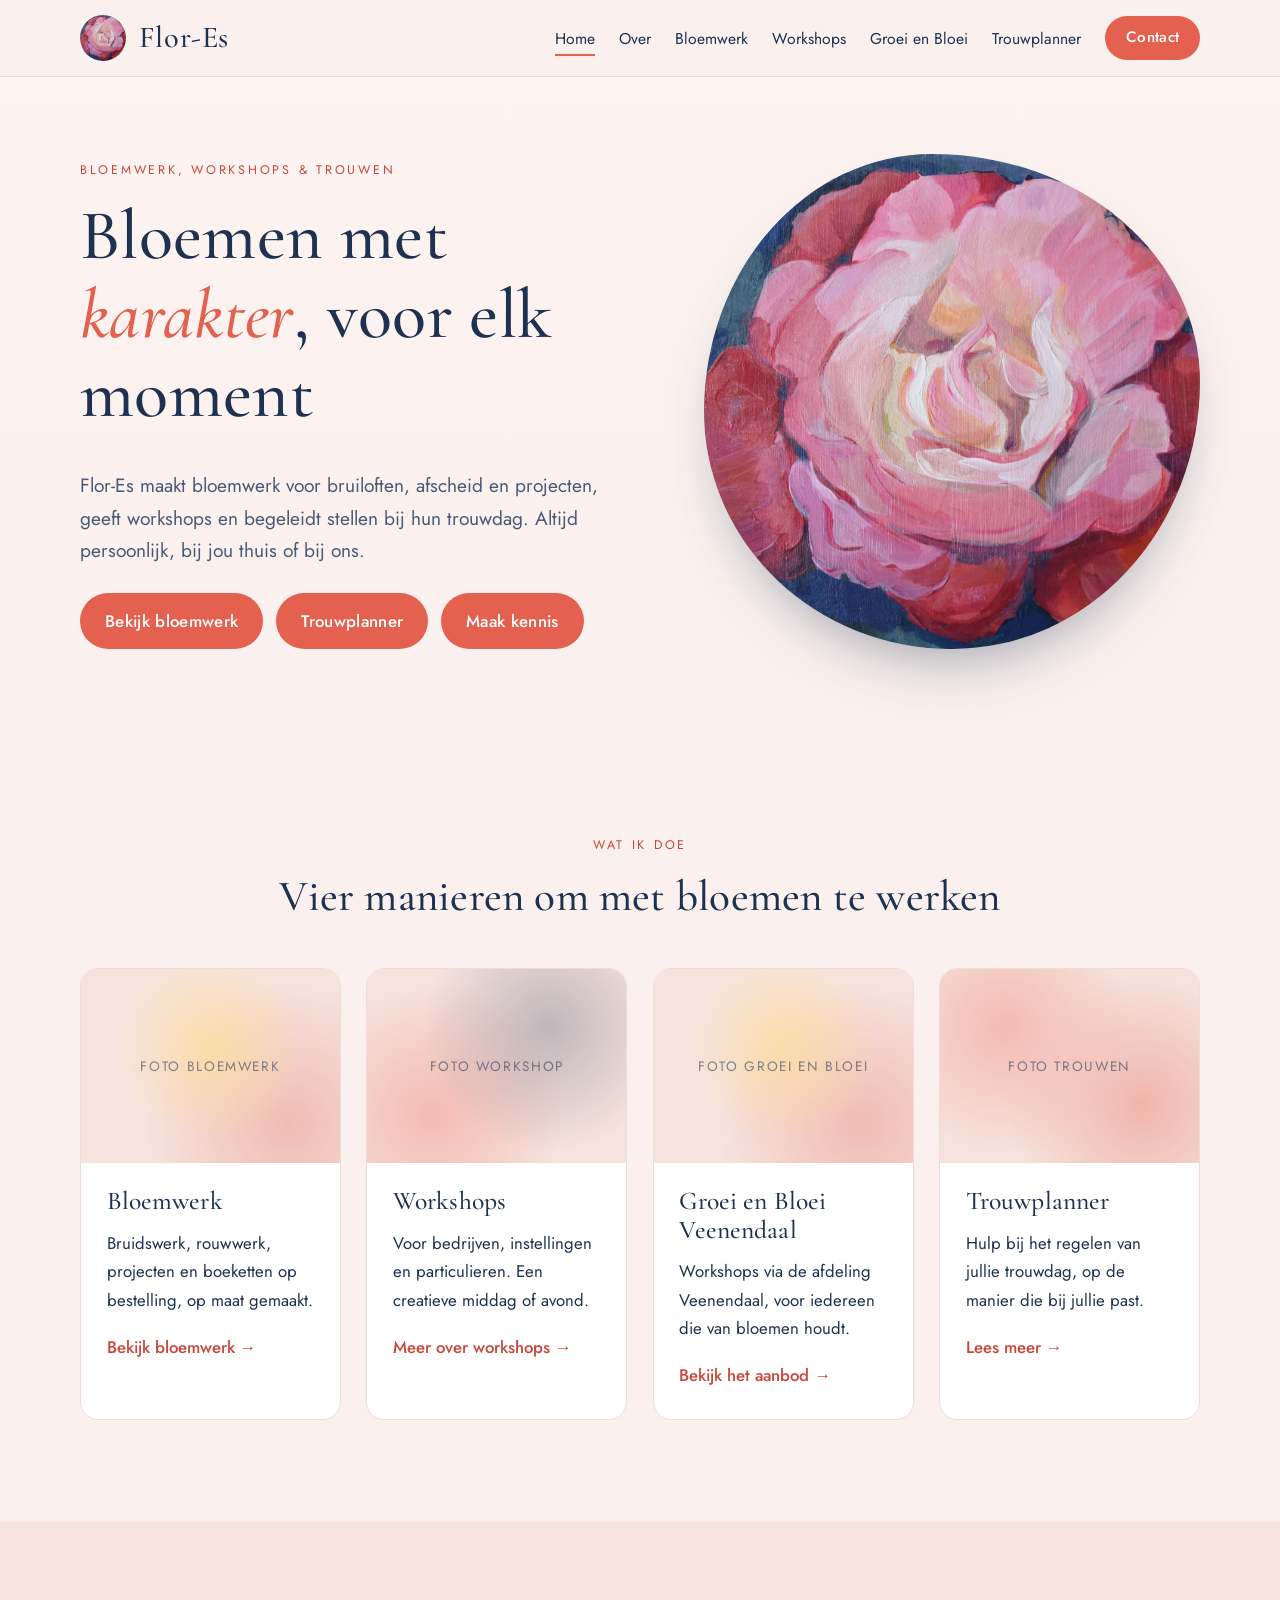
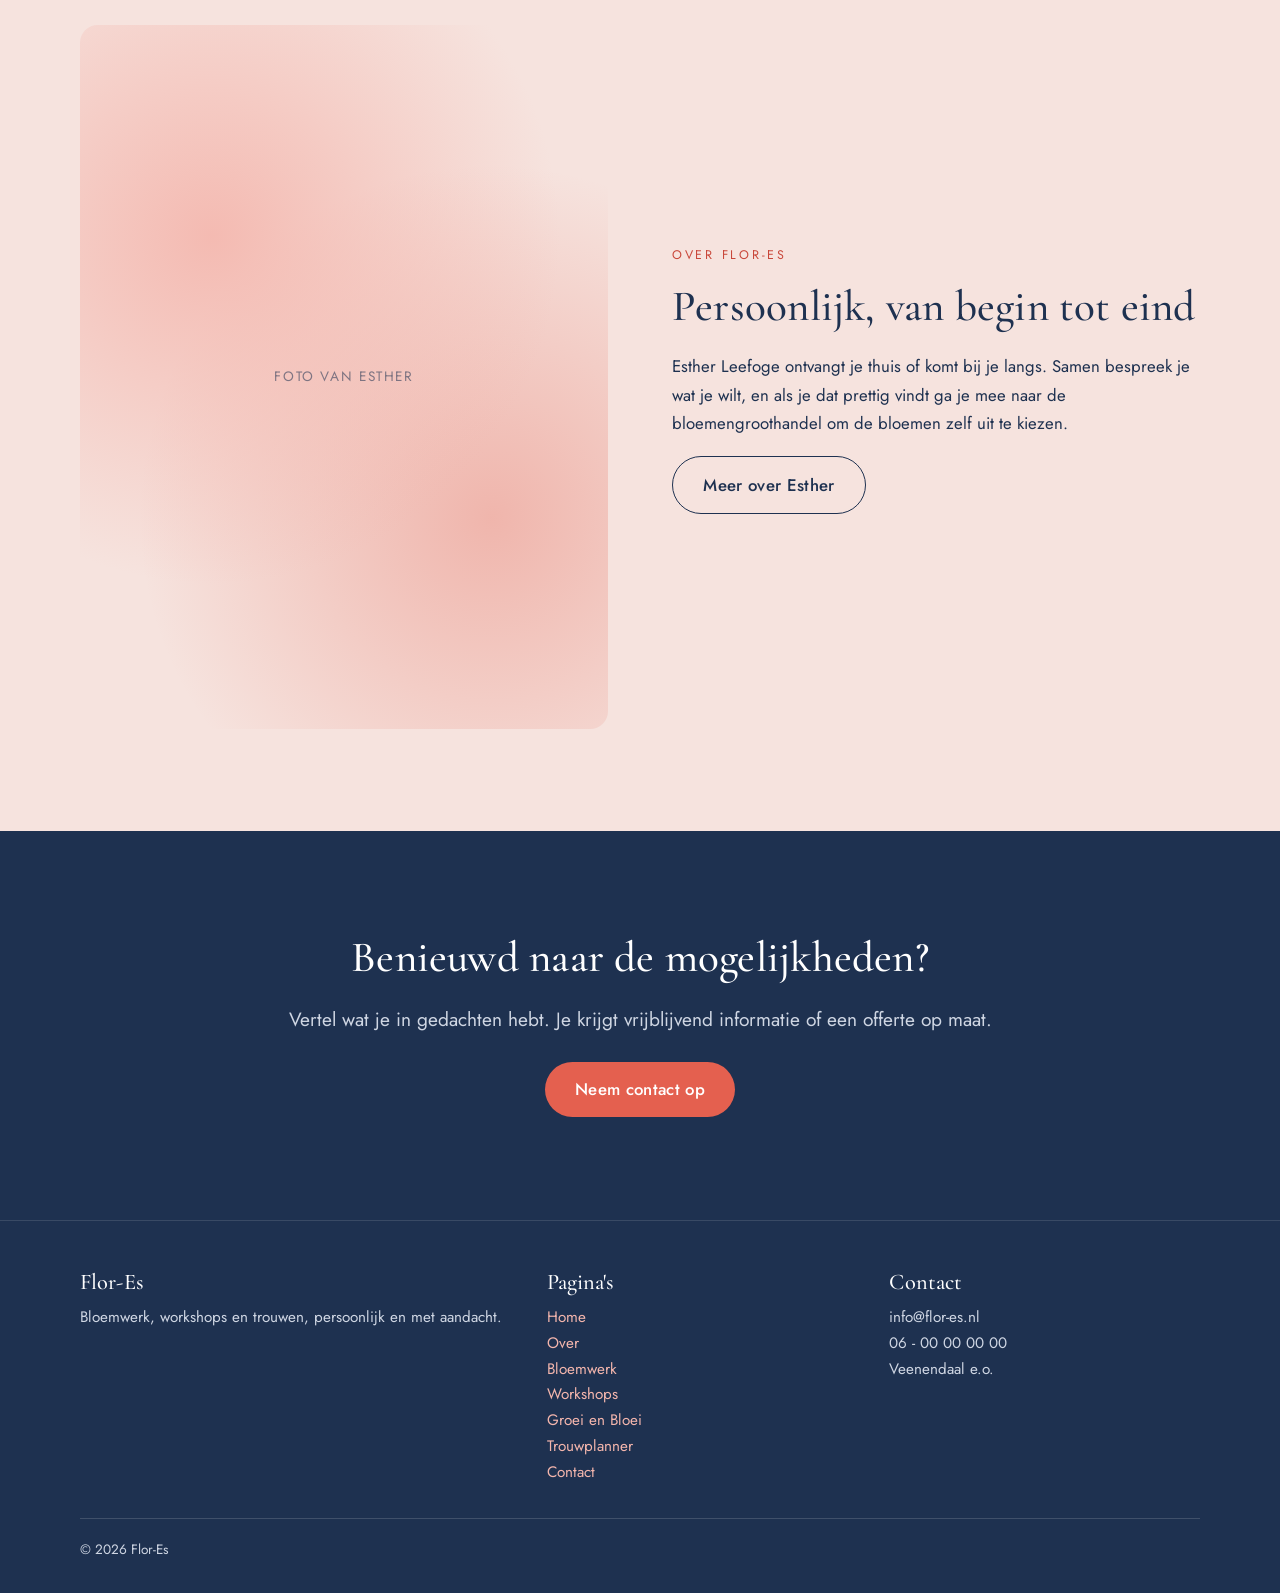
<file: trouwambtenaar.html>
<!DOCTYPE html>
<html lang="nl">
<head>
<meta charset="utf-8">
<meta name="viewport" content="width=device-width, initial-scale=1">
<title>Trouwambtenaar | Flor-Es</title>
<meta name="description" content="Jullie huwelijk persoonlijk voltrokken door Esther Leefoge, buitengewoon ambtenaar van de burgerlijke stand.">
<meta name="robots" content="noindex, nofollow">
<link rel="icon" href="img/logo.jpg">
<link rel="preconnect" href="https://fonts.googleapis.com">
<link rel="preconnect" href="https://fonts.gstatic.com" crossorigin>
<link href="https://fonts.googleapis.com/css2?family=Cormorant+Garamond:ital,wght@0,400;0,500;0,600;1,400;1,500&family=Jost:wght@300;400;500&display=swap" rel="stylesheet">
<link rel="stylesheet" href="style.css">
</head>
<body data-niet-live>
<header id="site-header"></header>
<main>

<section class="page-hero">
  <div class="container page-hero-grid">
    <div>
    <span class="eyebrow"><!--t:k01|Bovenaan de pagina::Kleine kop boven de titel|kort-->Trouwambtenaar<!--/t--></span>
    <h1><!--t:k02|Bovenaan de pagina::Hoofdkop|kort-->Jullie huwelijk, persoonlijk voltrokken<!--/t--></h1>
    <p class="lead"><!--t:k03|Bovenaan de pagina::Inleiding|lang-->Als buitengewoon ambtenaar van de burgerlijke stand (BABS) voltrekt Esther jullie huwelijk. Met een ceremonie die bij jullie past.<!--/t--></p>
    </div>
    <div class="hero-art klein"><img src="img/logo.jpg" alt=""></div>
  </div>
</section>

<section class="section">
  <div class="container split">
    <div>
      <h2><!--t:k04|Een ceremonie die bij jullie p…::Kop|kort-->Een ceremonie die bij jullie past<!--/t--></h2>
      <p><!--t:k05|Een ceremonie die bij jullie p…::Tekst 1|lang-->Esther bespreekt vooraf met jullie hoe jullie de ceremonie willen: kort en zakelijk, of persoonlijk met eigen woorden, muziek en een verhaal over jullie samen.<!--/t--></p>
      <ul class="check">
        <li><!--t:k06|Een ceremonie die bij jullie p…::Opsommingspunt 1|kort-->Een persoonlijk gesprek vooraf<!--/t--></li>
        <li><!--t:k07|Een ceremonie die bij jullie p…::Opsommingspunt 2|kort-->Een ceremonie die jullie zelf vormgeven<!--/t--></li>
        <li><!--t:k08|Een ceremonie die bij jullie p…::Opsommingspunt 3|kort-->Combineren met bloemwerk en Trouwplanner<!--/t--></li>
      </ul>
      <p class="note"><!--t:k09|Een ceremonie die bij jullie p…::Opmerking|lang-->Proefpagina met voorbeeldtekst. De inhoud volgt van Esther, ook wat de voorwaarden en kosten zijn.<!--/t--></p>
    </div>
    <div class="ph tall round">Foto ceremonie</div>
  </div>
</section>
<section class="section cta">
  <div class="container">
    <h2><!--t:k10|Vragen over trouwen met Esther…::Kop|kort-->Vragen over trouwen met Esther?<!--/t--></h2>
    <p class="lead"><!--t:k11|Vragen over trouwen met Esther…::Inleiding|lang-->Neem contact op voor de mogelijkheden.<!--/t--></p>
    <div class="btn-row" style="justify-content:center"><a class="btn" href="contact.html"><!--t:k12|Vragen over trouwen met Esther…::Tekst op de knop 1|kort-->Neem contact op<!--/t--></a></div>
  </div>
</section>
</main>
<footer id="site-footer"></footer>
<script src="site.js"></script>
</body>
</html>
</file>
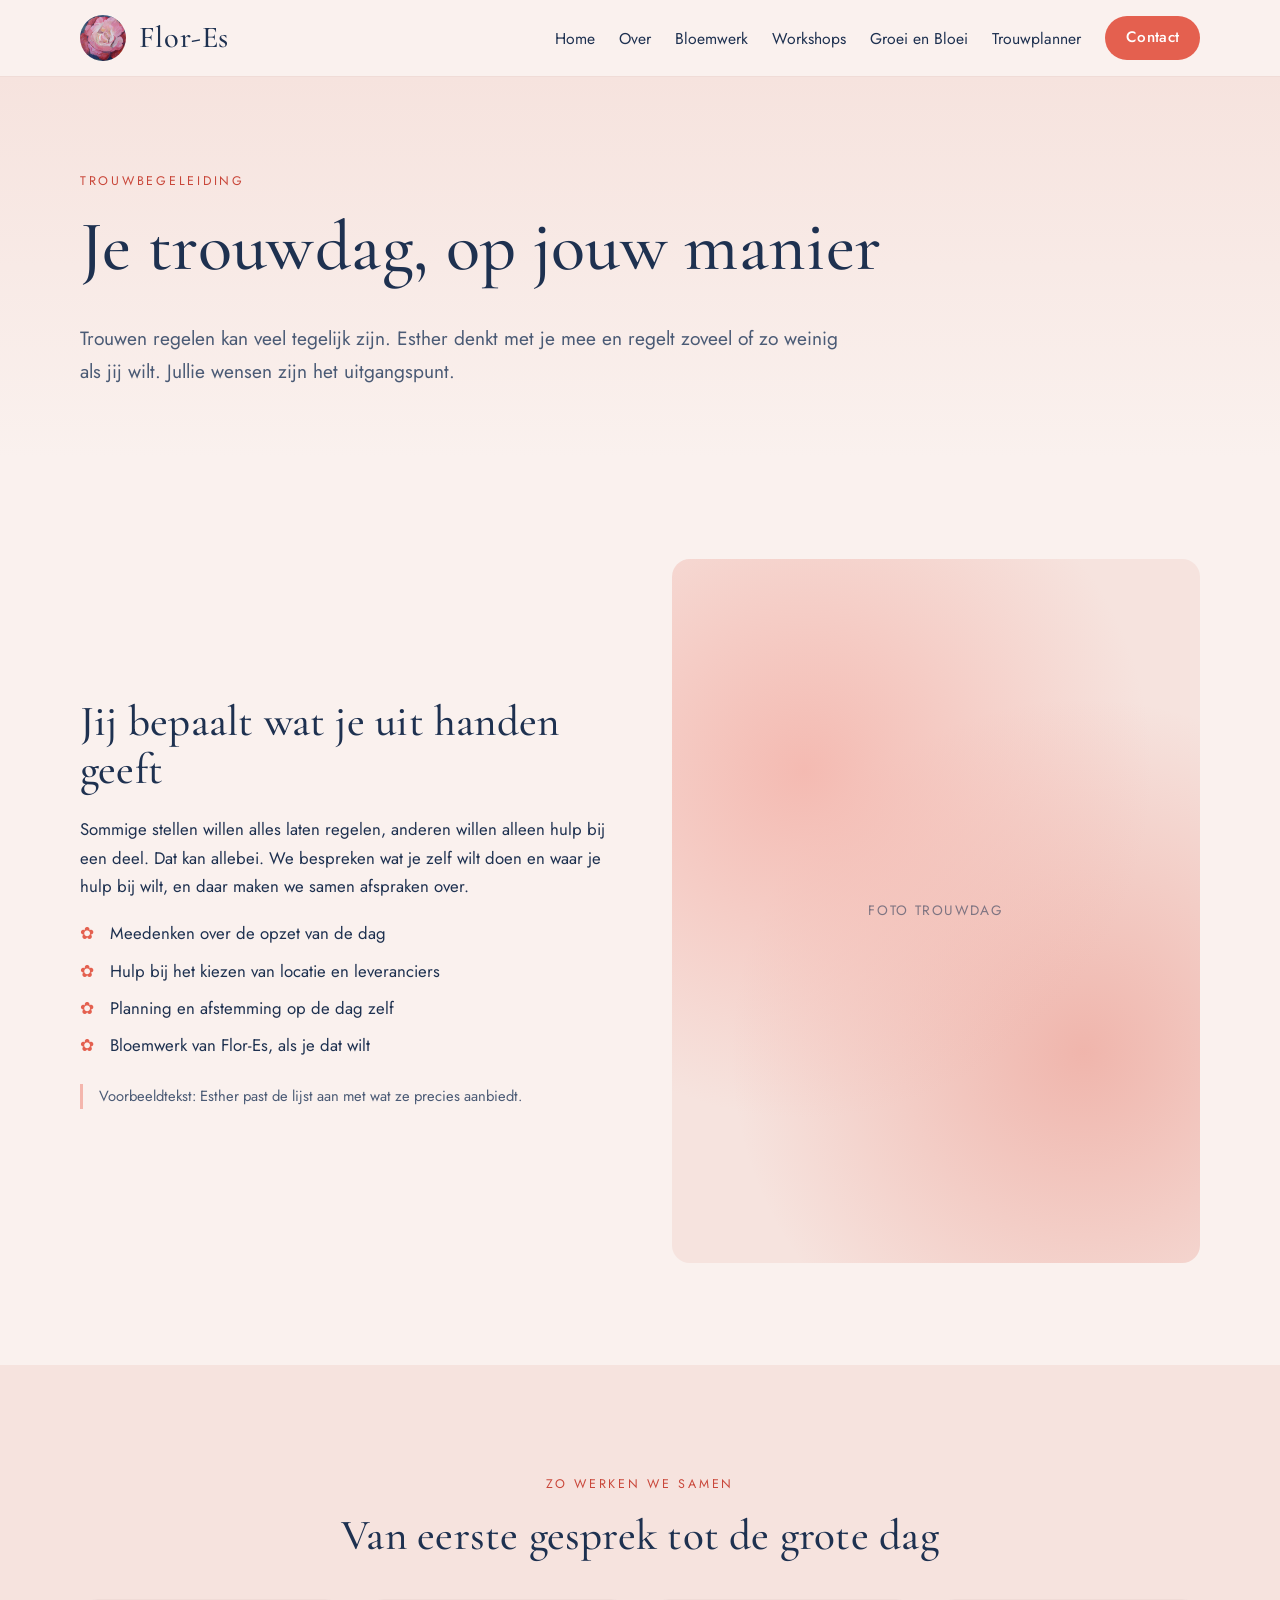
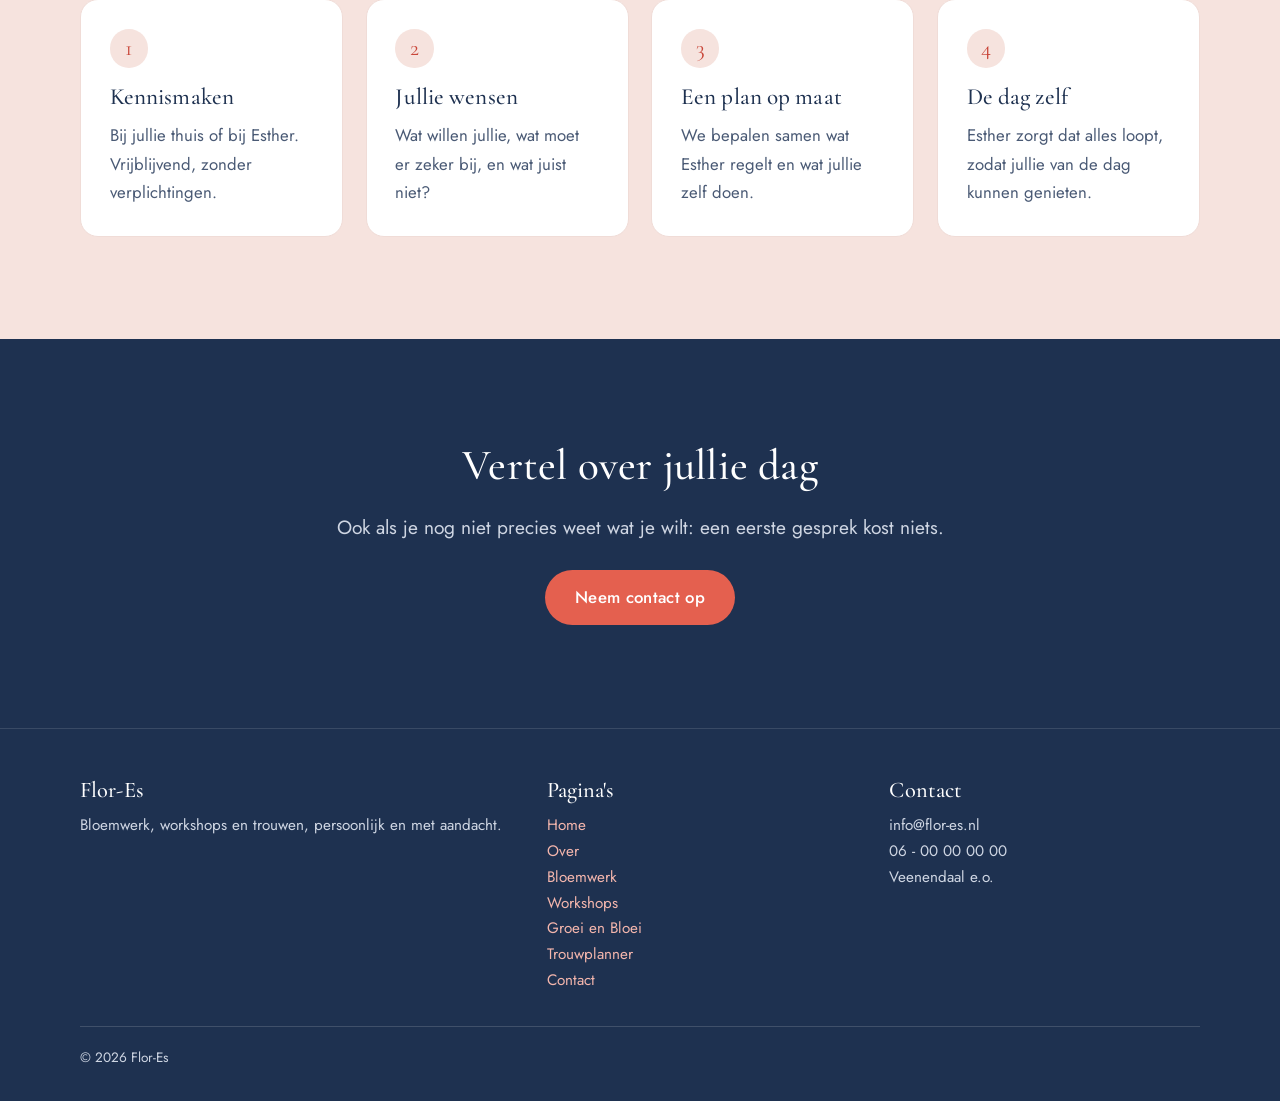
<file: trouwbegeleiding.html>
<!DOCTYPE html>
<html lang="nl">
<head>
<meta charset="utf-8">
<meta name="viewport" content="width=device-width, initial-scale=1">
<title>Trouwbegeleiding | Flor-Es</title>
<meta name="description" content="Persoonlijke begeleiding bij het regelen van je trouwdag, op de manier die bij jullie past.">
<link rel="icon" href="img/logo.jpg">
<link rel="preconnect" href="https://fonts.googleapis.com">
<link rel="preconnect" href="https://fonts.gstatic.com" crossorigin>
<link href="https://fonts.googleapis.com/css2?family=Cormorant+Garamond:ital,wght@0,400;0,500;0,600;1,400;1,500&family=Jost:wght@300;400;500&display=swap" rel="stylesheet">
<link rel="stylesheet" href="style.css">
</head>
<body>
<header id="site-header"></header>
<main>

<section class="page-hero">
  <div class="container">
    <span class="eyebrow">Trouwbegeleiding</span>
    <h1>Je trouwdag, op jouw manier</h1>
    <p class="lead">Trouwen regelen kan veel tegelijk zijn. Esther denkt met je mee en regelt zoveel of zo weinig als jij wilt. Jullie wensen zijn het uitgangspunt.</p>
  </div>
</section>

<section class="section">
  <div class="container split">
    <div>
      <h2>Jij bepaalt wat je uit handen geeft</h2>
      <p>Sommige stellen willen alles laten regelen, anderen willen alleen hulp bij een deel. Dat kan allebei. We bespreken wat je zelf wilt doen en waar je hulp bij wilt, en daar maken we samen afspraken over.</p>
      <ul class="check">
        <li>Meedenken over de opzet van de dag</li>
        <li>Hulp bij het kiezen van locatie en leveranciers</li>
        <li>Planning en afstemming op de dag zelf</li>
        <li>Bloemwerk van Flor-Es, als je dat wilt</li>
      </ul>
      <p class="note">Voorbeeldtekst: Esther past de lijst aan met wat ze precies aanbiedt.</p>
    </div>
    <div class="ph tall round">Foto trouwdag</div>
  </div>
</section>

<section class="section tint">
  <div class="container">
    <div class="center" style="margin-bottom:2.5rem">
      <span class="eyebrow">Zo werken we samen</span>
      <h2>Van eerste gesprek tot de grote dag</h2>
    </div>
    <div class="steps vier">
      <div class="step"><h3>Kennismaken</h3><p>Bij jullie thuis of bij Esther. Vrijblijvend, zonder verplichtingen.</p></div>
      <div class="step"><h3>Jullie wensen</h3><p>Wat willen jullie, wat moet er zeker bij, en wat juist niet?</p></div>
      <div class="step"><h3>Een plan op maat</h3><p>We bepalen samen wat Esther regelt en wat jullie zelf doen.</p></div>
      <div class="step"><h3>De dag zelf</h3><p>Esther zorgt dat alles loopt, zodat jullie van de dag kunnen genieten.</p></div>
    </div>
  </div>
</section>
<section class="section cta">
  <div class="container">
    <h2>Vertel over jullie dag</h2>
    <p class="lead">Ook als je nog niet precies weet wat je wilt: een eerste gesprek kost niets.</p>
    <div class="btn-row" style="justify-content:center"><a class="btn" href="contact.html">Neem contact op</a></div>
  </div>
</section>
</main>
<footer id="site-footer"></footer>
<script src="site.js"></script>
</body>
</html>
</file>
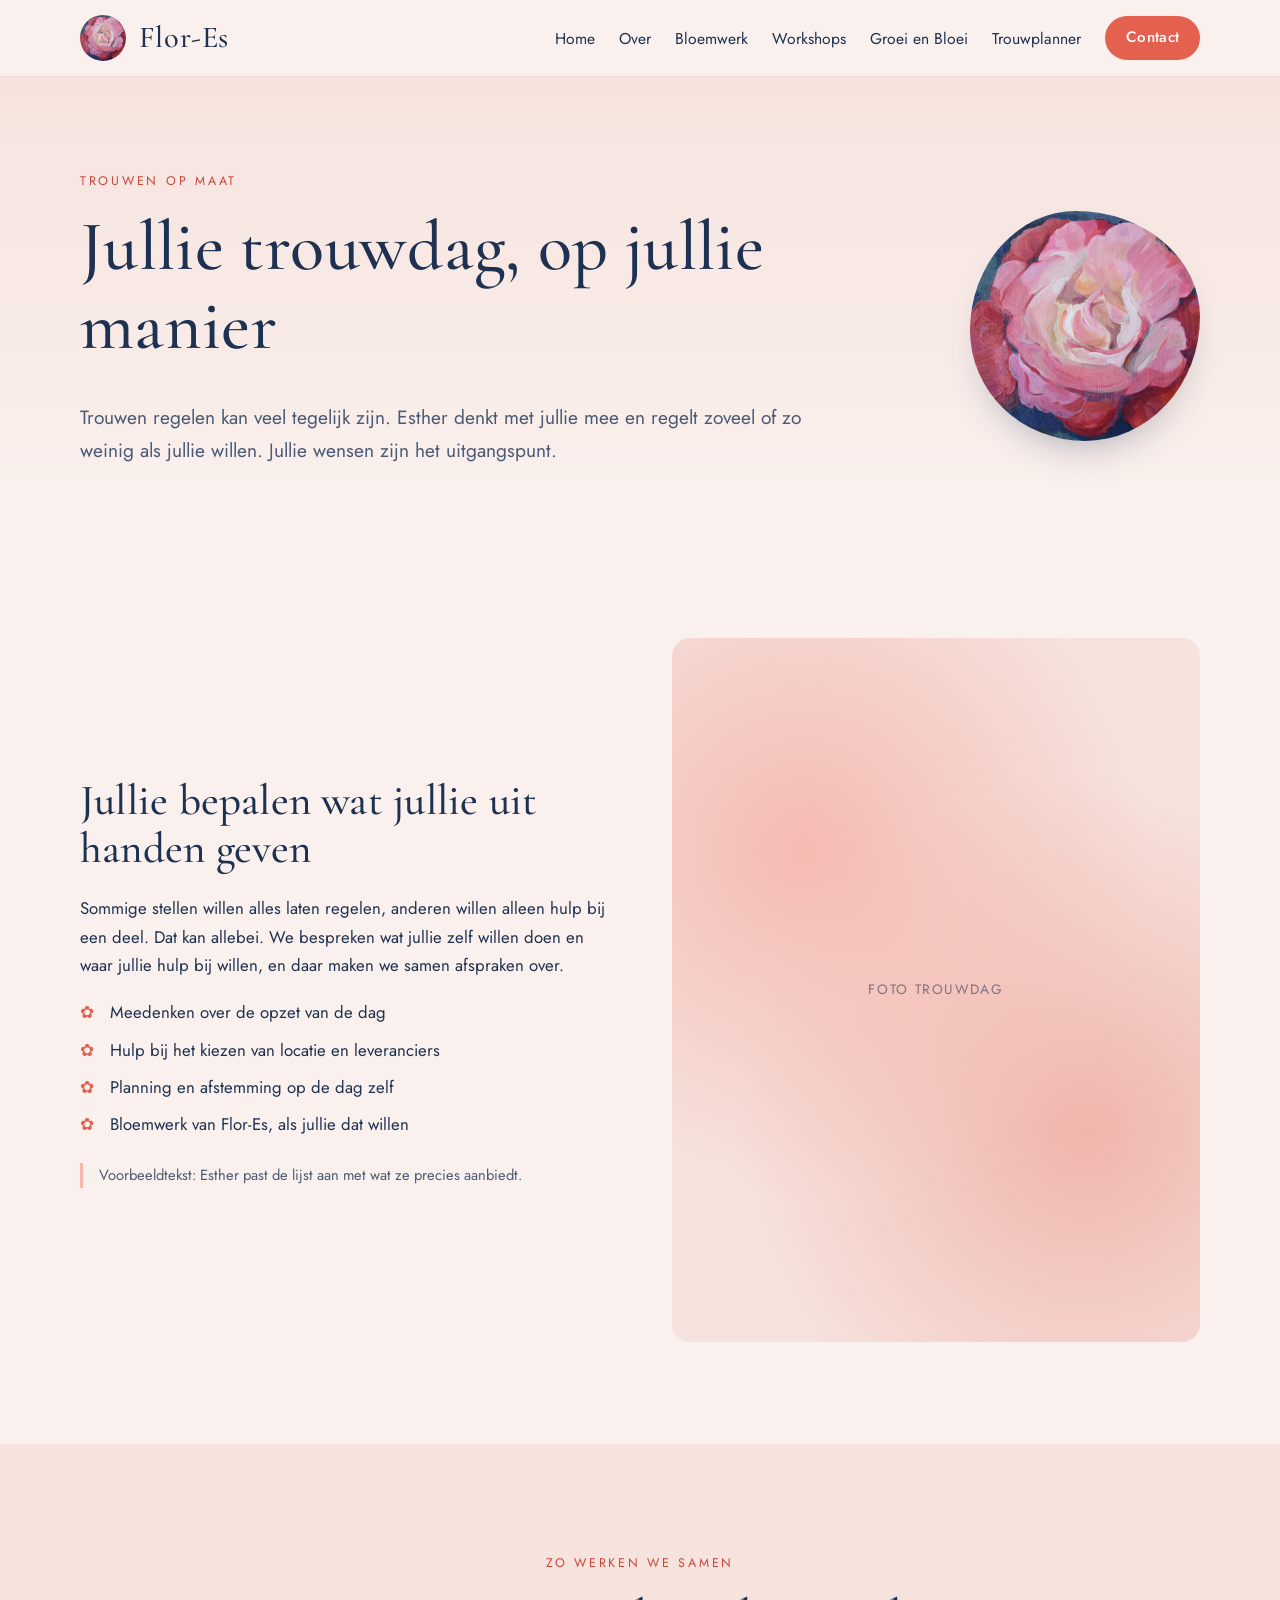
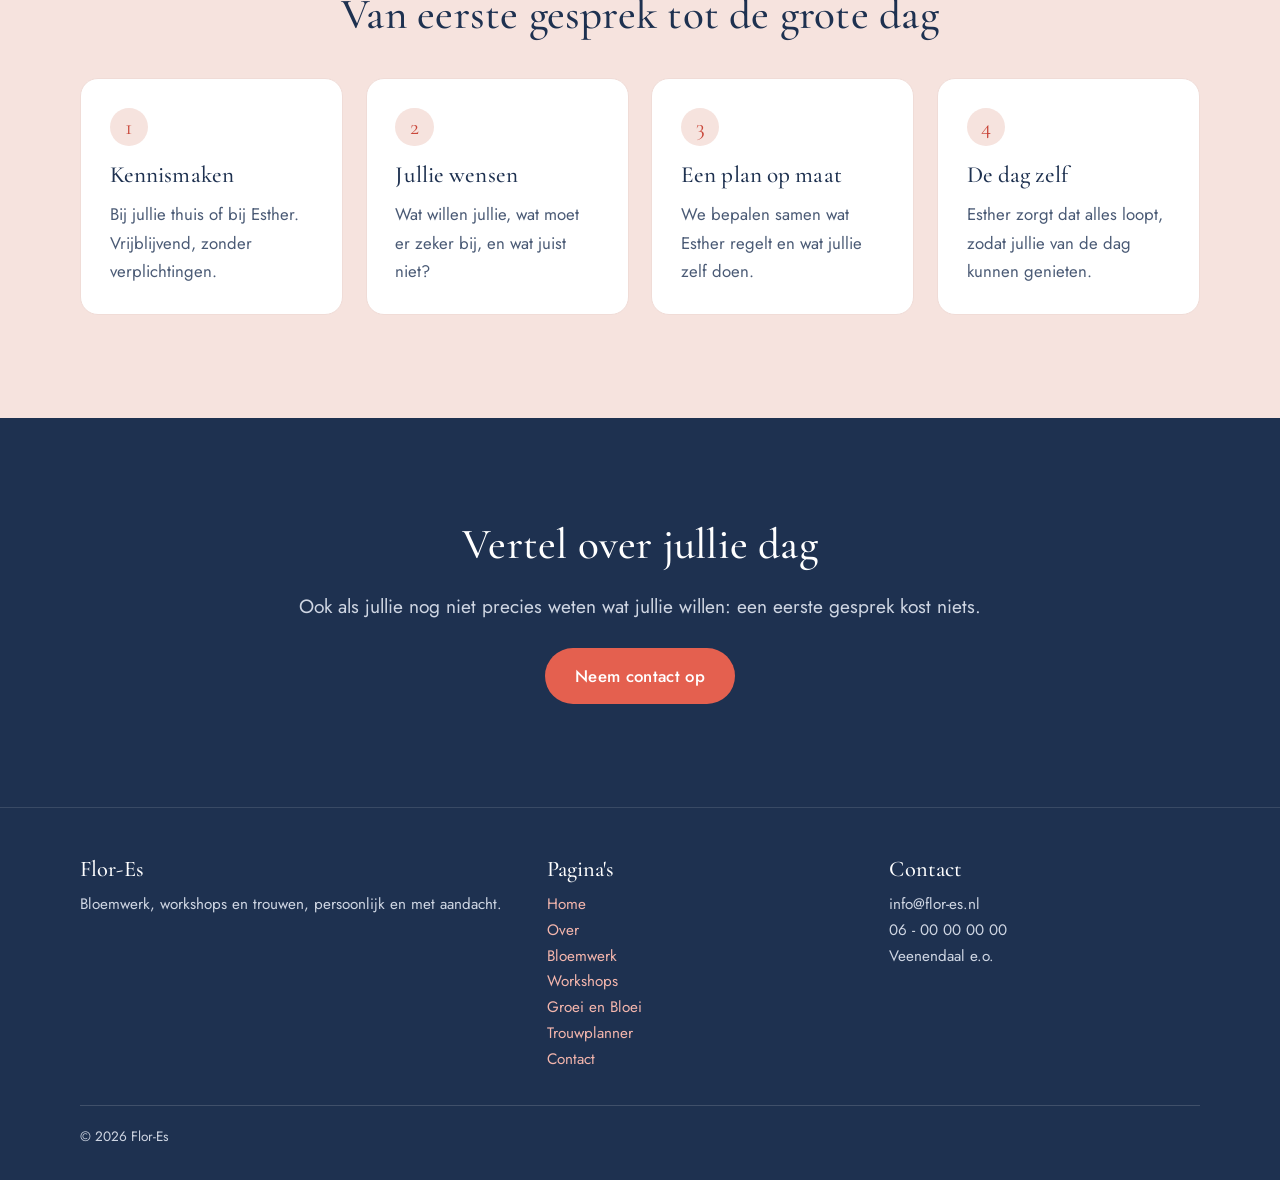
<file: trouwen-op-maat.html>
<!DOCTYPE html>
<html lang="nl">
<head>
<meta charset="utf-8">
<meta name="viewport" content="width=device-width, initial-scale=1">
<title>Trouwen op maat | Flor-Es</title>
<meta name="description" content="Persoonlijke begeleiding bij het regelen van jullie trouwdag, op de manier die bij jullie past.">
<link rel="icon" href="img/logo.jpg">
<link rel="preconnect" href="https://fonts.googleapis.com">
<link rel="preconnect" href="https://fonts.gstatic.com" crossorigin>
<link href="https://fonts.googleapis.com/css2?family=Cormorant+Garamond:ital,wght@0,400;0,500;0,600;1,400;1,500&family=Jost:wght@300;400;500&display=swap" rel="stylesheet">
<link rel="stylesheet" href="style.css">
</head>
<body>
<header id="site-header"></header>
<main>

<section class="page-hero">
  <div class="container page-hero-grid">
    <div>
    <span class="eyebrow"><!--t:k01|Bovenaan de pagina::Kleine kop boven de titel|kort-->Trouwen op maat<!--/t--></span>
    <h1><!--t:k02|Bovenaan de pagina::Hoofdkop|kort-->Jullie trouwdag, op jullie manier<!--/t--></h1>
    <p class="lead"><!--t:k03|Bovenaan de pagina::Inleiding|lang-->Trouwen regelen kan veel tegelijk zijn. Esther denkt met jullie mee en regelt zoveel of zo weinig als jullie willen. Jullie wensen zijn het uitgangspunt.<!--/t--></p>
    </div>
    <div class="hero-art klein"><img src="img/logo.jpg" alt=""></div>
  </div>
</section>

<section class="section">
  <div class="container split">
    <div>
      <h2><!--t:k04|Jullie bepalen wat jullie uit …::Kop|kort-->Jullie bepalen wat jullie uit handen geven<!--/t--></h2>
      <p><!--t:k05|Jullie bepalen wat jullie uit …::Tekst 1|lang-->Sommige stellen willen alles laten regelen, anderen willen alleen hulp bij een deel. Dat kan allebei. We bespreken wat jullie zelf willen doen en waar jullie hulp bij willen, en daar maken we samen afspraken over.<!--/t--></p>
      <ul class="check">
        <li><!--t:k06|Jullie bepalen wat jullie uit …::Opsommingspunt 1|kort-->Meedenken over de opzet van de dag<!--/t--></li>
        <li><!--t:k07|Jullie bepalen wat jullie uit …::Opsommingspunt 2|kort-->Hulp bij het kiezen van locatie en leveranciers<!--/t--></li>
        <li><!--t:k08|Jullie bepalen wat jullie uit …::Opsommingspunt 3|kort-->Planning en afstemming op de dag zelf<!--/t--></li>
        <li><!--t:k09|Jullie bepalen wat jullie uit …::Opsommingspunt 4|kort-->Bloemwerk van Flor-Es, als jullie dat willen<!--/t--></li>
      </ul>
      <p class="note"><!--t:k10|Jullie bepalen wat jullie uit …::Opmerking|lang-->Voorbeeldtekst: Esther past de lijst aan met wat ze precies aanbiedt.<!--/t--></p>
    </div>
    <div class="ph tall round">Foto trouwdag</div>
  </div>
</section>

<section class="section tint">
  <div class="container">
    <div class="center" style="margin-bottom:2.5rem">
      <span class="eyebrow"><!--t:k11|Van eerste gesprek tot de grot…::Kleine kop boven de titel|kort-->Zo werken we samen<!--/t--></span>
      <h2><!--t:k12|Van eerste gesprek tot de grot…::Kop|kort-->Van eerste gesprek tot de grote dag<!--/t--></h2>
    </div>
    <div class="steps vier">
      <div class="step"><h3><!--t:k13|Van eerste gesprek tot de grot…::Kleine kop 1|kort-->Kennismaken<!--/t--></h3><p><!--t:k14|Van eerste gesprek tot de grot…::Tekst 1|lang-->Bij jullie thuis of bij Esther. Vrijblijvend, zonder verplichtingen.<!--/t--></p></div>
      <div class="step"><h3><!--t:k15|Van eerste gesprek tot de grot…::Kleine kop 2|kort-->Jullie wensen<!--/t--></h3><p><!--t:k16|Van eerste gesprek tot de grot…::Tekst 2|lang-->Wat willen jullie, wat moet er zeker bij, en wat juist niet?<!--/t--></p></div>
      <div class="step"><h3><!--t:k17|Van eerste gesprek tot de grot…::Kleine kop 3|kort-->Een plan op maat<!--/t--></h3><p><!--t:k18|Van eerste gesprek tot de grot…::Tekst 3|lang-->We bepalen samen wat Esther regelt en wat jullie zelf doen.<!--/t--></p></div>
      <div class="step"><h3><!--t:k19|Van eerste gesprek tot de grot…::Kleine kop 4|kort-->De dag zelf<!--/t--></h3><p><!--t:k20|Van eerste gesprek tot de grot…::Tekst 4|lang-->Esther zorgt dat alles loopt, zodat jullie van de dag kunnen genieten.<!--/t--></p></div>
    </div>
  </div>
</section>
<section class="section cta">
  <div class="container">
    <h2><!--t:k21|Vertel over jullie dag::Kop|kort-->Vertel over jullie dag<!--/t--></h2>
    <p class="lead"><!--t:k22|Vertel over jullie dag::Inleiding|lang-->Ook als jullie nog niet precies weten wat jullie willen: een eerste gesprek kost niets.<!--/t--></p>
    <div class="btn-row" style="justify-content:center"><a class="btn" href="contact.html"><!--t:k23|Vertel over jullie dag::Tekst op de knop 1|kort-->Neem contact op<!--/t--></a></div>
  </div>
</section>
</main>
<footer id="site-footer"></footer>
<script src="site.js"></script>
</body>
</html>
</file>
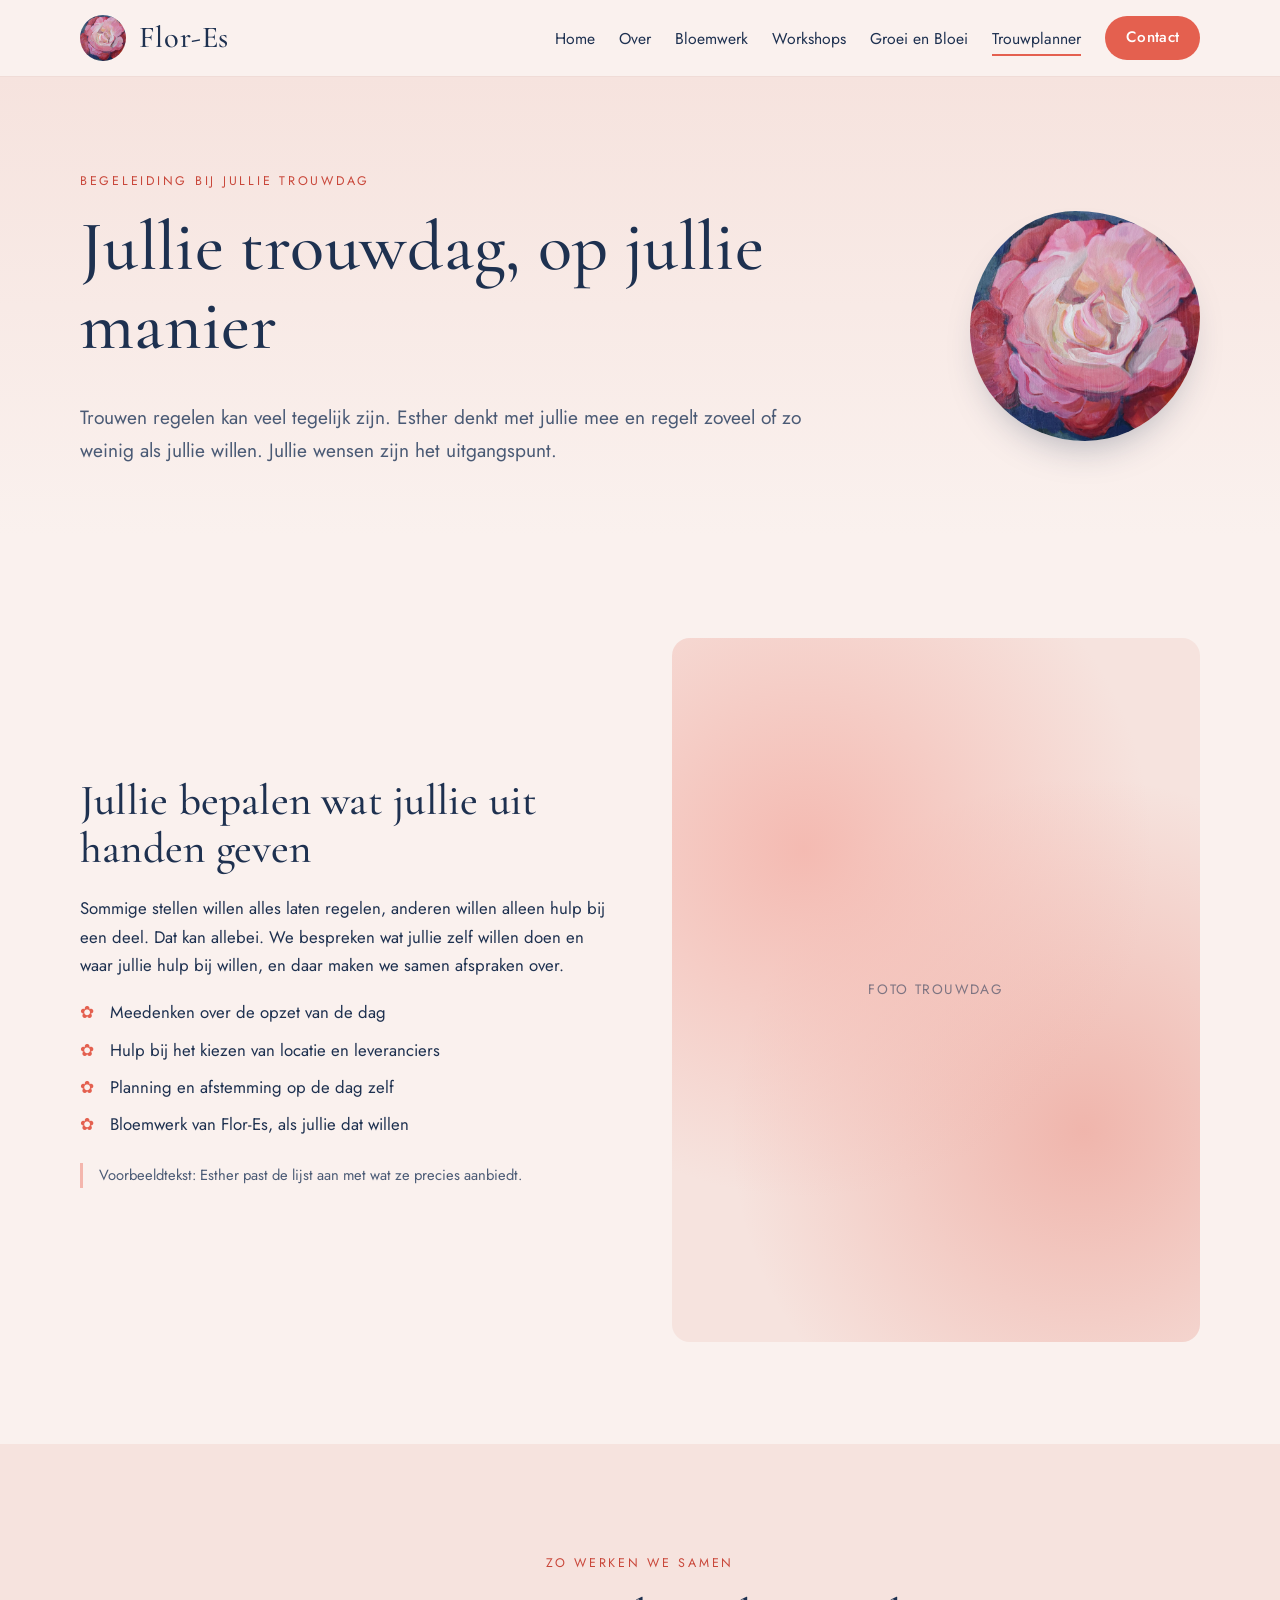
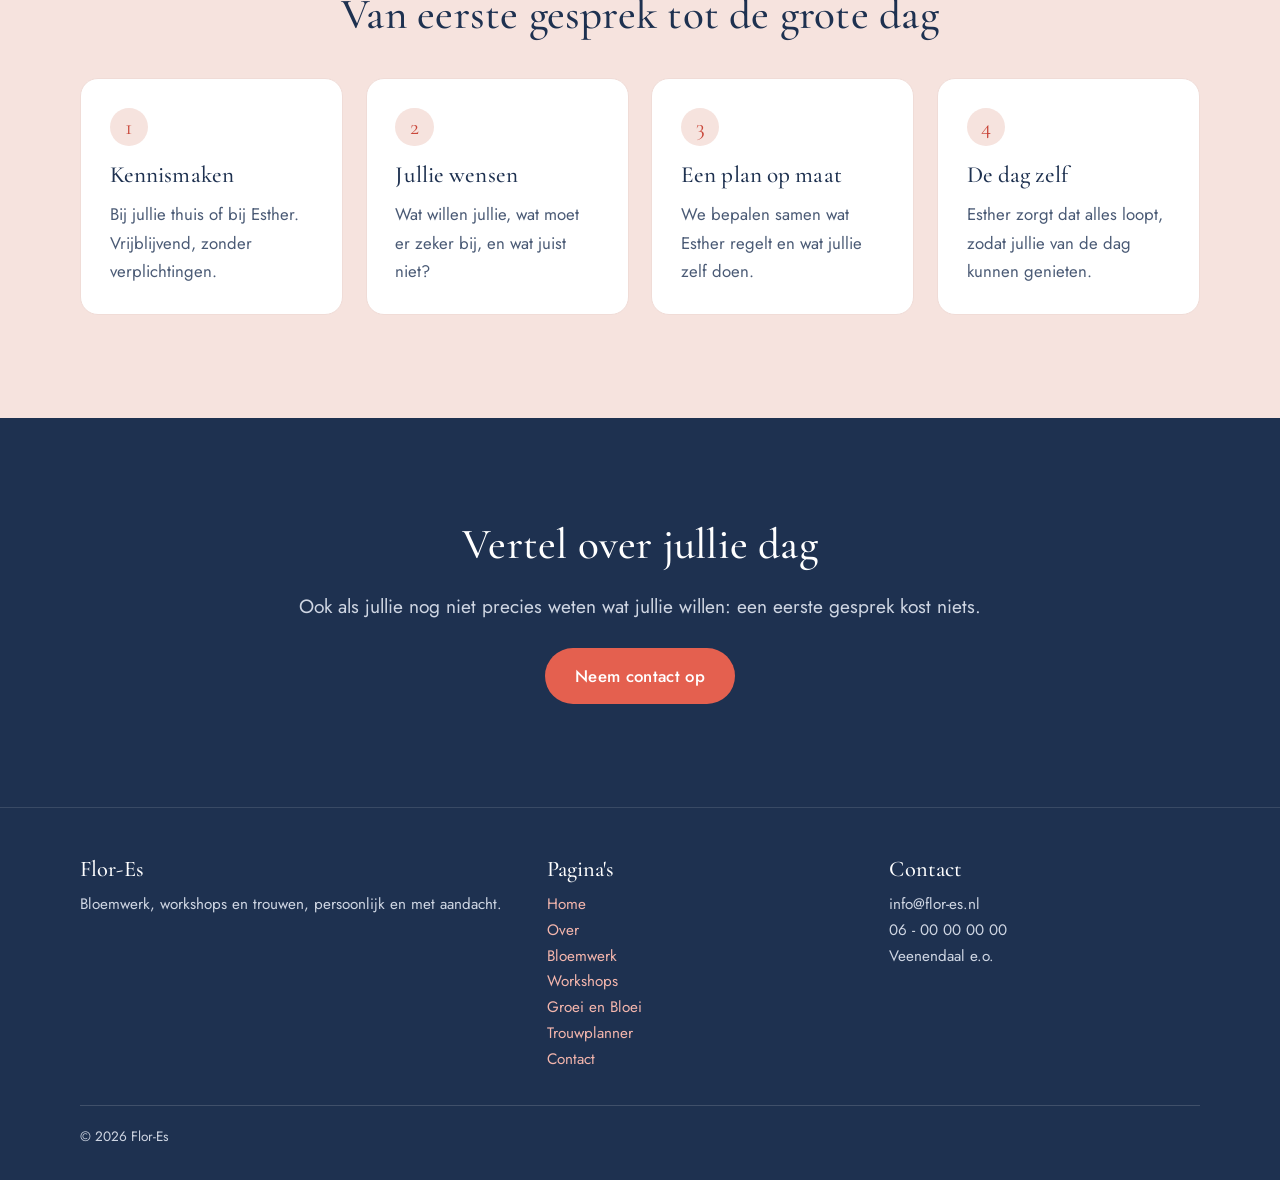
<file: trouwplanner.html>
<!DOCTYPE html>
<html lang="nl">
<head>
<meta charset="utf-8">
<meta name="viewport" content="width=device-width, initial-scale=1">
<title>Trouwplanner | Flor-Es</title>
<meta name="description" content="Persoonlijke begeleiding bij het regelen van jullie trouwdag, op de manier die bij jullie past.">
<link rel="icon" href="img/logo.jpg">
<link rel="preconnect" href="https://fonts.googleapis.com">
<link rel="preconnect" href="https://fonts.gstatic.com" crossorigin>
<link href="https://fonts.googleapis.com/css2?family=Cormorant+Garamond:ital,wght@0,400;0,500;0,600;1,400;1,500&family=Jost:wght@300;400;500&display=swap" rel="stylesheet">
<link rel="stylesheet" href="style.css">
</head>
<body>
<header id="site-header"></header>
<main>

<section class="page-hero">
  <div class="container page-hero-grid">
    <div>
    <span class="eyebrow"><!--t:k01|Bovenaan de pagina::Kleine kop boven de titel|kort-->Begeleiding bij jullie trouwdag<!--/t--></span>
    <h1><!--t:k02|Bovenaan de pagina::Hoofdkop|kort-->Jullie trouwdag, op jullie manier<!--/t--></h1>
    <p class="lead"><!--t:k03|Bovenaan de pagina::Inleiding|lang-->Trouwen regelen kan veel tegelijk zijn. Esther denkt met jullie mee en regelt zoveel of zo weinig als jullie willen. Jullie wensen zijn het uitgangspunt.<!--/t--></p>
    </div>
    <div class="hero-art klein"><img src="img/logo.jpg" alt=""></div>
  </div>
</section>

<section class="section">
  <div class="container split">
    <div>
      <h2><!--t:k04|Jullie bepalen wat jullie uit …::Kop|kort-->Jullie bepalen wat jullie uit handen geven<!--/t--></h2>
      <p><!--t:k05|Jullie bepalen wat jullie uit …::Tekst 1|lang-->Sommige stellen willen alles laten regelen, anderen willen alleen hulp bij een deel. Dat kan allebei. We bespreken wat jullie zelf willen doen en waar jullie hulp bij willen, en daar maken we samen afspraken over.<!--/t--></p>
      <ul class="check">
        <li><!--t:k06|Jullie bepalen wat jullie uit …::Opsommingspunt 1|kort-->Meedenken over de opzet van de dag<!--/t--></li>
        <li><!--t:k07|Jullie bepalen wat jullie uit …::Opsommingspunt 2|kort-->Hulp bij het kiezen van locatie en leveranciers<!--/t--></li>
        <li><!--t:k08|Jullie bepalen wat jullie uit …::Opsommingspunt 3|kort-->Planning en afstemming op de dag zelf<!--/t--></li>
        <li><!--t:k09|Jullie bepalen wat jullie uit …::Opsommingspunt 4|kort-->Bloemwerk van Flor-Es, als jullie dat willen<!--/t--></li>
      </ul>
      <p class="note"><!--t:k10|Jullie bepalen wat jullie uit …::Opmerking|lang-->Voorbeeldtekst: Esther past de lijst aan met wat ze precies aanbiedt.<!--/t--></p>
    </div>
    <div class="ph tall round">Foto trouwdag</div>
  </div>
</section>

<section class="section tint">
  <div class="container">
    <div class="center" style="margin-bottom:2.5rem">
      <span class="eyebrow"><!--t:k11|Van eerste gesprek tot de grot…::Kleine kop boven de titel|kort-->Zo werken we samen<!--/t--></span>
      <h2><!--t:k12|Van eerste gesprek tot de grot…::Kop|kort-->Van eerste gesprek tot de grote dag<!--/t--></h2>
    </div>
    <div class="steps vier">
      <div class="step"><h3><!--t:k13|Van eerste gesprek tot de grot…::Kleine kop 1|kort-->Kennismaken<!--/t--></h3><p><!--t:k14|Van eerste gesprek tot de grot…::Tekst 1|lang-->Bij jullie thuis of bij Esther. Vrijblijvend, zonder verplichtingen.<!--/t--></p></div>
      <div class="step"><h3><!--t:k15|Van eerste gesprek tot de grot…::Kleine kop 2|kort-->Jullie wensen<!--/t--></h3><p><!--t:k16|Van eerste gesprek tot de grot…::Tekst 2|lang-->Wat willen jullie, wat moet er zeker bij, en wat juist niet?<!--/t--></p></div>
      <div class="step"><h3><!--t:k17|Van eerste gesprek tot de grot…::Kleine kop 3|kort-->Een plan op maat<!--/t--></h3><p><!--t:k18|Van eerste gesprek tot de grot…::Tekst 3|lang-->We bepalen samen wat Esther regelt en wat jullie zelf doen.<!--/t--></p></div>
      <div class="step"><h3><!--t:k19|Van eerste gesprek tot de grot…::Kleine kop 4|kort-->De dag zelf<!--/t--></h3><p><!--t:k20|Van eerste gesprek tot de grot…::Tekst 4|lang-->Esther zorgt dat alles loopt, zodat jullie van de dag kunnen genieten.<!--/t--></p></div>
    </div>
  </div>
</section>
<section class="section cta">
  <div class="container">
    <h2><!--t:k21|Vertel over jullie dag::Kop|kort-->Vertel over jullie dag<!--/t--></h2>
    <p class="lead"><!--t:k22|Vertel over jullie dag::Inleiding|lang-->Ook als jullie nog niet precies weten wat jullie willen: een eerste gesprek kost niets.<!--/t--></p>
    <div class="btn-row" style="justify-content:center"><a class="btn" href="contact.html"><!--t:k23|Vertel over jullie dag::Tekst op de knop 1|kort-->Neem contact op<!--/t--></a></div>
  </div>
</section>
</main>
<footer id="site-footer"></footer>
<script src="site.js"></script>
</body>
</html>
</file>
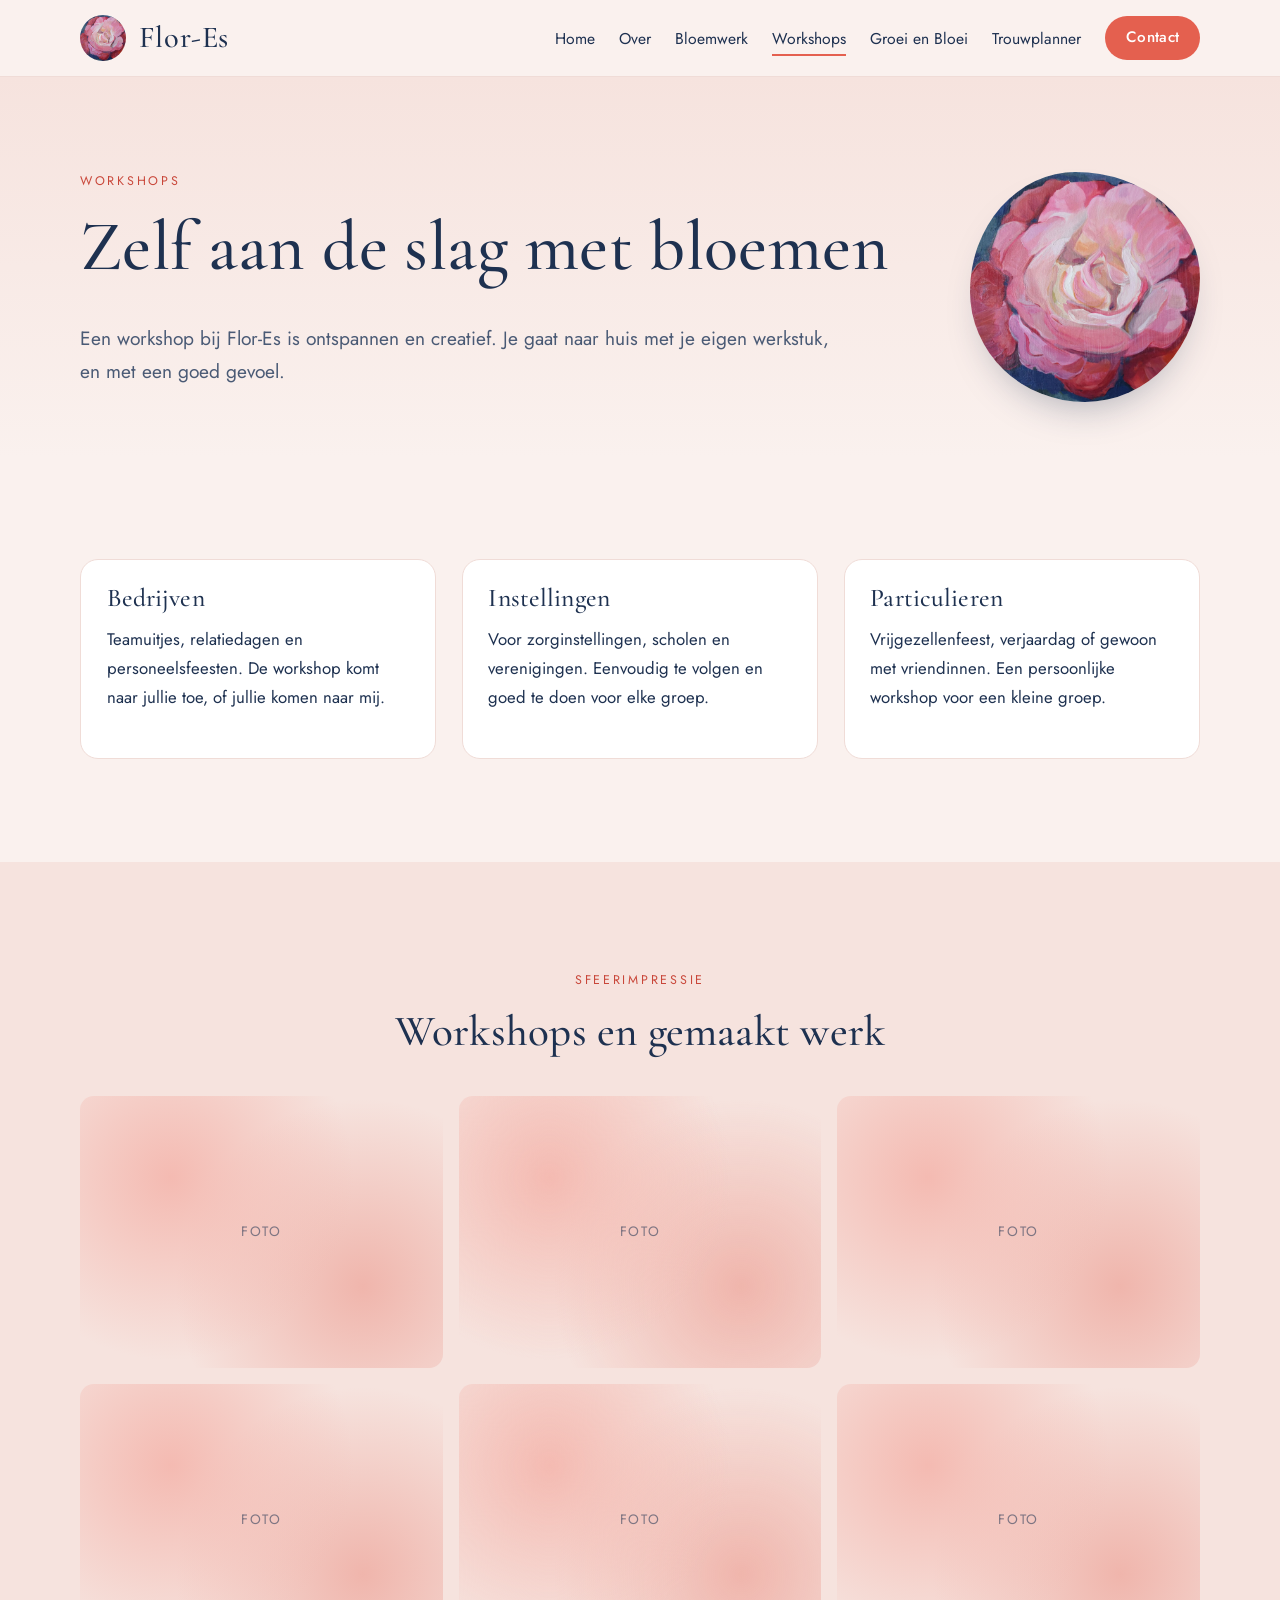
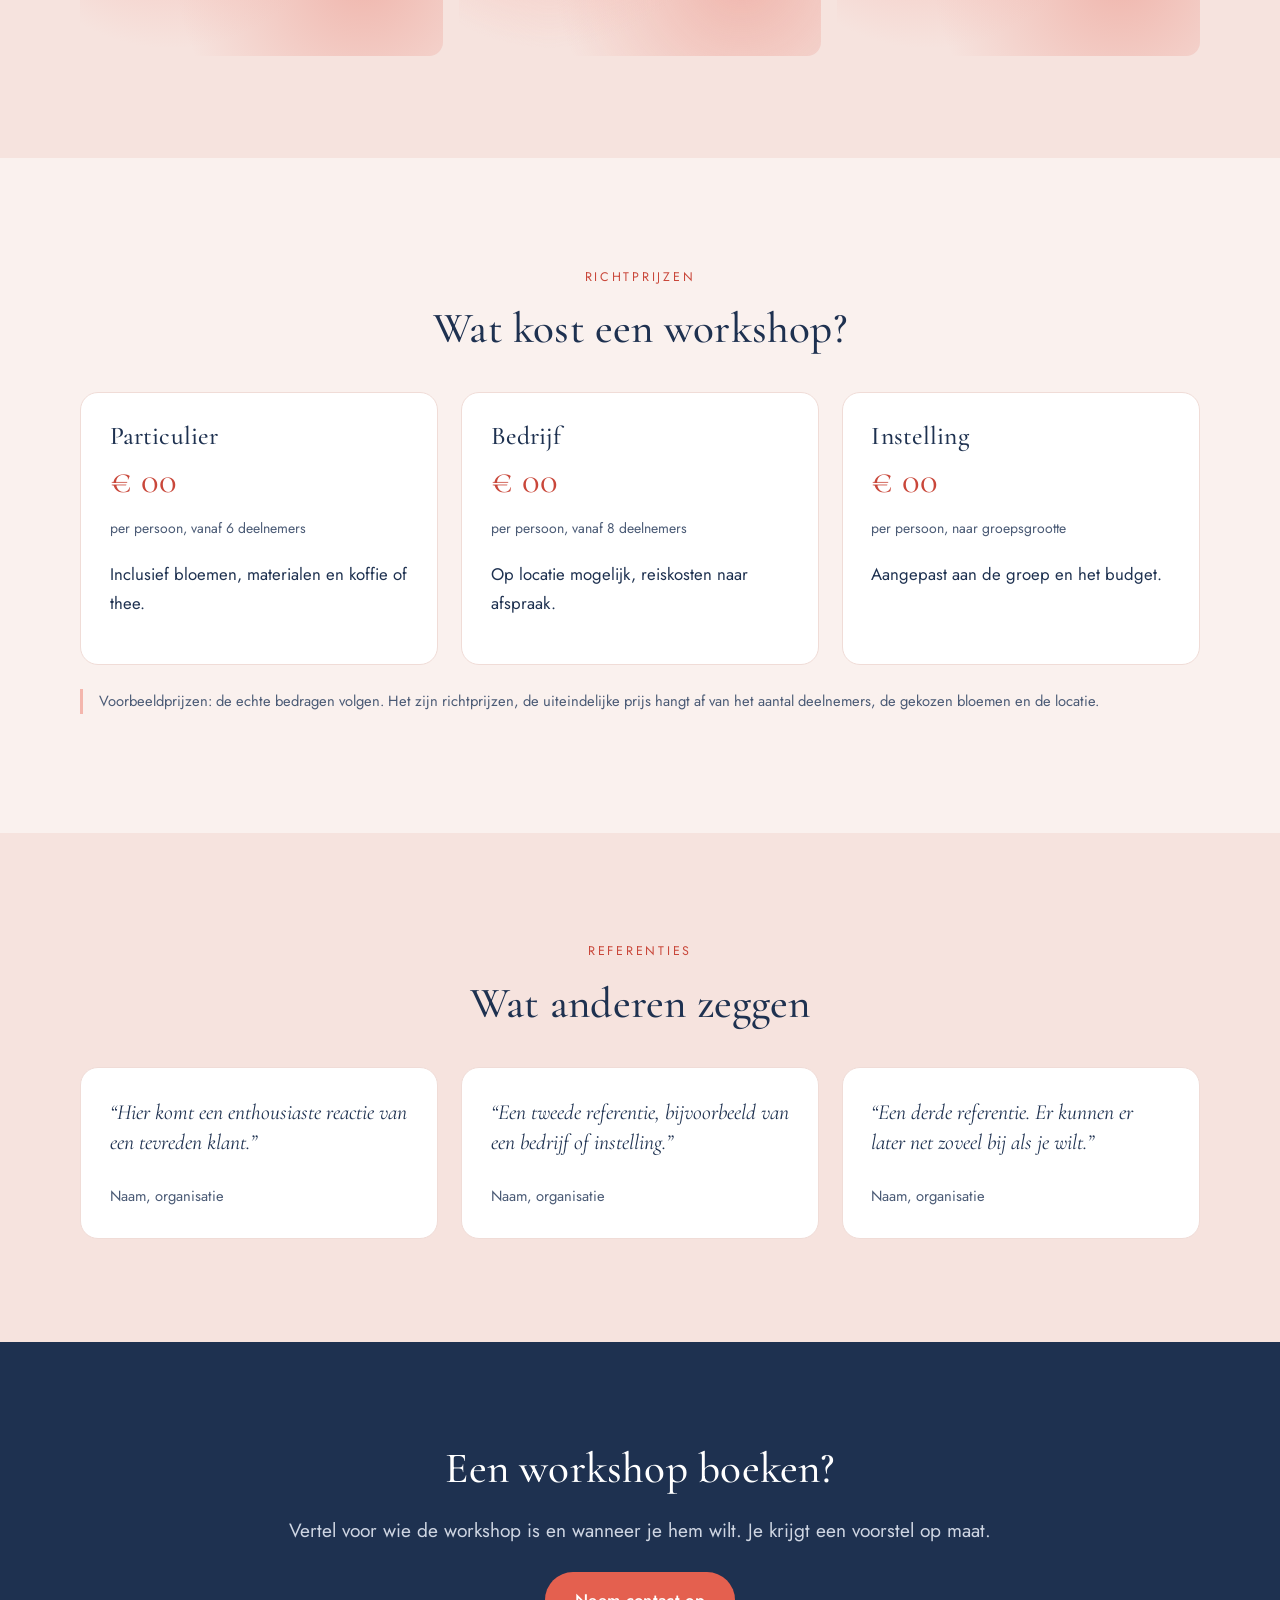
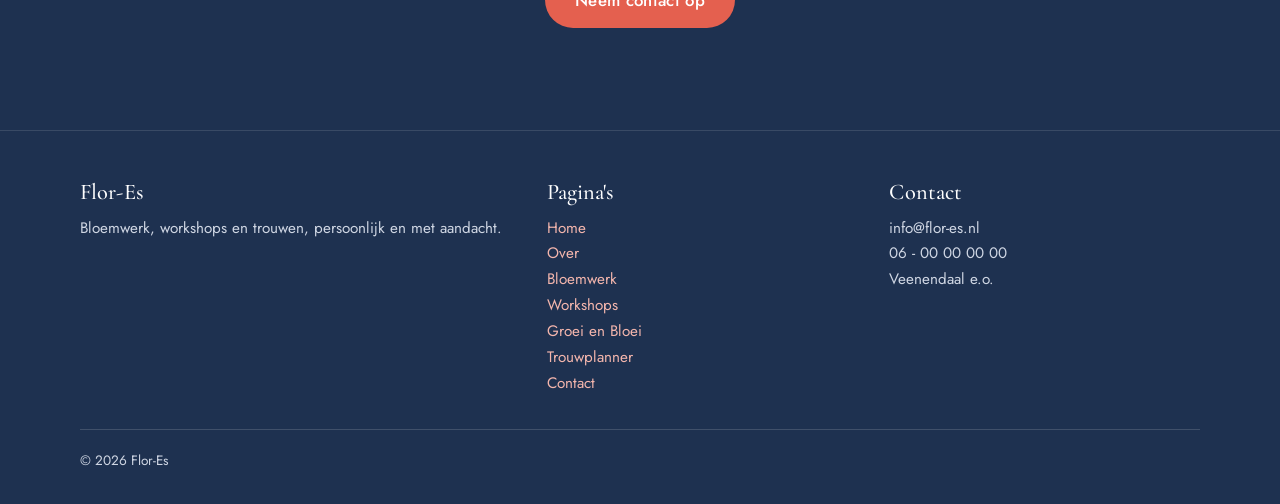
<file: workshops.html>
<!DOCTYPE html>
<html lang="nl">
<head>
<meta charset="utf-8">
<meta name="viewport" content="width=device-width, initial-scale=1">
<title>Workshops | Flor-Es</title>
<meta name="description" content="Bloemschikworkshops voor bedrijven, instellingen en particulieren, met foto's, referenties en richtprijzen.">
<link rel="icon" href="img/logo.jpg">
<link rel="preconnect" href="https://fonts.googleapis.com">
<link rel="preconnect" href="https://fonts.gstatic.com" crossorigin>
<link href="https://fonts.googleapis.com/css2?family=Cormorant+Garamond:ital,wght@0,400;0,500;0,600;1,400;1,500&family=Jost:wght@300;400;500&display=swap" rel="stylesheet">
<link rel="stylesheet" href="style.css">
</head>
<body>
<header id="site-header"></header>
<main>

<section class="page-hero">
  <div class="container page-hero-grid">
    <div>
    <span class="eyebrow"><!--t:k01|Bovenaan de pagina::Kleine kop boven de titel|kort-->Workshops<!--/t--></span>
    <h1><!--t:k02|Bovenaan de pagina::Hoofdkop|kort-->Zelf aan de slag met bloemen<!--/t--></h1>
    <p class="lead"><!--t:k03|Bovenaan de pagina::Inleiding|lang-->Een workshop bij Flor-Es is ontspannen en creatief. Je gaat naar huis met je eigen werkstuk, en met een goed gevoel.<!--/t--></p>
    </div>
    <div class="hero-art klein"><img src="img/logo.jpg" alt=""></div>
  </div>
</section>

<section class="section">
  <div class="container">
    <div class="cards">
      <div class="card"><div class="body"><h3><!--t:k04|Bovenaan de pagina::Kleine kop 1|kort-->Bedrijven<!--/t--></h3><p><!--t:k05|Bovenaan de pagina::Tekst 1|lang-->Teamuitjes, relatiedagen en personeelsfeesten. De workshop komt naar jullie toe, of jullie komen naar mij.<!--/t--></p></div></div>
      <div class="card"><div class="body"><h3><!--t:k06|Bovenaan de pagina::Kleine kop 2|kort-->Instellingen<!--/t--></h3><p><!--t:k07|Bovenaan de pagina::Tekst 2|lang-->Voor zorginstellingen, scholen en verenigingen. Eenvoudig te volgen en goed te doen voor elke groep.<!--/t--></p></div></div>
      <div class="card"><div class="body"><h3><!--t:k08|Bovenaan de pagina::Kleine kop 3|kort-->Particulieren<!--/t--></h3><p><!--t:k09|Bovenaan de pagina::Tekst 3|lang-->Vrijgezellenfeest, verjaardag of gewoon met vriendinnen. Een persoonlijke workshop voor een kleine groep.<!--/t--></p></div></div>
    </div>
  </div>
</section>

<div id="ws-data">
<section class="section tint">
  <div class="container">
    <div class="center" style="margin-bottom:2.5rem">
      <span class="eyebrow"><!--t:k10|Workshops en gemaakt werk::Kleine kop boven de titel|kort-->Sfeerimpressie<!--/t--></span>
      <h2><!--t:k11|Workshops en gemaakt werk::Kop|kort-->Workshops en gemaakt werk<!--/t--></h2>
    </div>
    <div class="gallery" id="ws-fotos"></div>
  </div>
</section>

<section class="section">
  <div class="container">
    <div class="center" style="margin-bottom:2.5rem">
      <span class="eyebrow"><!--t:k12|Wat kost een workshop?::Kleine kop boven de titel|kort-->Richtprijzen<!--/t--></span>
      <h2><!--t:k13|Wat kost een workshop?::Kop|kort-->Wat kost een workshop?<!--/t--></h2>
    </div>
    <div class="prices" id="ws-prijzen"></div>
    <p class="note"><!--t:k14|Wat kost een workshop?::Opmerking|lang-->Voorbeeldprijzen: de echte bedragen volgen. Het zijn richtprijzen, de uiteindelijke prijs hangt af van het aantal deelnemers, de gekozen bloemen en de locatie.<!--/t--></p>
  </div>
</section>

<section class="section tint">
  <div class="container">
    <div class="center" style="margin-bottom:2.5rem">
      <span class="eyebrow"><!--t:k15|Wat anderen zeggen::Kleine kop boven de titel|kort-->Referenties<!--/t--></span>
      <h2><!--t:k16|Wat anderen zeggen::Kop|kort-->Wat anderen zeggen<!--/t--></h2>
    </div>
    <div class="quotes" id="ws-referenties"></div>
  </div>
</section>
</div>
<section class="section cta">
  <div class="container">
    <h2><!--t:k17|Een workshop boeken?::Kop|kort-->Een workshop boeken?<!--/t--></h2>
    <p class="lead"><!--t:k18|Een workshop boeken?::Inleiding|lang-->Vertel voor wie de workshop is en wanneer je hem wilt. Je krijgt een voorstel op maat.<!--/t--></p>
    <div class="btn-row" style="justify-content:center"><a class="btn" href="contact.html"><!--t:k19|Een workshop boeken?::Tekst op de knop 1|kort-->Neem contact op<!--/t--></a></div>
  </div>
</section>
</main>
<footer id="site-footer"></footer>
<script src="site.js"></script>
</body>
</html>
</file>
<file: style.css>
/* Flor-Es – look and feel
   Kleuren afgeleid uit het logo (geschilderde roos op diepblauw). */
:root {
  --navy: #1e3150;
  --navy-soft: #4a5a75;
  --coral: #e4604f;
  --coral-dark: #c9473a;
  --pink: #f4b6ad;
  --pink-soft: #f6e3de;   /* vlakken met een tint, een tintje donkerder dan de pagina */
  --cream: #fdf4f1;
  --page: #faf1ee;        /* achtergrond van de pagina's */
  --line: #f0dcd7;
  --white: #ffffff;
  --radius: 18px;
  --serif: "Cormorant Garamond", Georgia, "Times New Roman", serif;
  --sans: "Jost", "Helvetica Neue", Arial, sans-serif;
}

* { box-sizing: border-box; }
html { scroll-behavior: smooth; }
body {
  margin: 0;
  background: var(--page);
  color: var(--navy);
  font-family: var(--sans);
  font-size: 1.05rem;
  line-height: 1.7;
  -webkit-font-smoothing: antialiased;
}
img { max-width: 100%; display: block; }
a { color: var(--coral-dark); }
a:hover { color: var(--navy); }

h1, h2, h3 {
  font-family: var(--serif);
  font-weight: 500;
  line-height: 1.12;
  margin: 0 0 .5em;
  letter-spacing: .005em;
}
h1 { font-size: clamp(2.6rem, 6vw, 4.4rem); }
h2 { font-size: clamp(1.9rem, 3.6vw, 2.7rem); }
h3 { font-size: 1.6rem; }
p { margin: 0 0 1.1em; }

.container { width: min(1120px, 100% - 2.5rem); margin-inline: auto; }
.section { padding: clamp(3.5rem, 8vw, 6.5rem) 0; }
.section.tint { background: var(--pink-soft); }
.eyebrow {
  display: inline-block;
  text-transform: uppercase;
  letter-spacing: .22em;
  font-size: .78rem;
  color: var(--coral-dark);
  margin-bottom: 1rem;
}
.lead { font-size: 1.2rem; color: var(--navy-soft); max-width: 40em; }
.center { text-align: center; }
.center .lead { margin-inline: auto; }

/* Header */
.site-header {
  position: sticky; top: 0; z-index: 20;
  background: rgba(250,241,238,.94);
  backdrop-filter: blur(8px);
  border-bottom: 1px solid var(--line);
}
.nav { display: flex; align-items: center; justify-content: space-between; height: 76px; }
.brand { display: flex; align-items: center; gap: .8rem; text-decoration: none; color: var(--navy); }
.brand img { width: 46px; height: 46px; border-radius: 50%; object-fit: cover; }
.brand span { font-family: var(--serif); font-size: 1.9rem; font-weight: 500; letter-spacing: .02em; }
.nav ul { display: flex; gap: 1.5rem; list-style: none; margin: 0; padding: 0; align-items: center; }
.nav ul a { text-decoration: none; color: var(--navy); font-size: .98rem; padding: .3rem 0; border-bottom: 2px solid transparent; }
.nav ul a:hover, .nav ul a[aria-current="page"] { border-color: var(--coral); }
.nav ul a.btn { border: 0; }
.menu-toggle { display: none; background: none; border: 1px solid var(--line); border-radius: 10px; padding: .5rem .8rem; font: inherit; color: var(--navy); cursor: pointer; }

/* Knoppen */
.btn {
  display: inline-block; text-decoration: none; cursor: pointer;
  background: var(--coral); color: var(--white) !important;
  padding: .85rem 1.9rem; border-radius: 999px; border: 0;
  font: inherit; font-weight: 500; letter-spacing: .02em;
  transition: background .2s, transform .2s;
}
.btn:hover { background: var(--coral-dark); transform: translateY(-1px); }
.btn.outline { background: transparent; color: var(--navy) !important; border: 1.5px solid var(--navy); }
.btn.outline:hover { background: var(--navy); color: var(--white) !important; }
.btn.small { padding: .55rem 1.3rem; font-size: .95rem; }
.btn-row { display: flex; gap: 1rem; flex-wrap: wrap; margin-top: 1.6rem; }

/* Hero (tweedeling) */
.hero { overflow: hidden; padding: clamp(2.5rem, 6vw, 5rem) 0; background: linear-gradient(180deg, var(--cream), var(--page)); }
.hero-grid { display: grid; grid-template-columns: 1.05fr .95fr; gap: clamp(2rem, 6vw, 5rem); align-items: center; }
.hero h1 em { font-style: italic; color: var(--coral); }
.hero-art { position: relative; }
.hero-art img {
  width: 100%; aspect-ratio: 1 / 1; object-fit: cover;
  border-radius: 46% 54% 50% 50% / 52% 46% 54% 48%;
  box-shadow: 0 30px 60px -25px rgba(30,49,80,.45);
}
.hero-art::before {
  content: ""; position: absolute; inset: -6% -6% auto auto; width: 38%; aspect-ratio: 1;
  background: var(--pink); border-radius: 50%; z-index: -1; opacity: .55;
}
.page-hero { padding: clamp(3rem, 7vw, 5.5rem) 0 clamp(2rem, 4vw, 3rem); background: linear-gradient(180deg, var(--pink-soft), var(--page)); }

/* Kaarten */
.cards { display: grid; grid-template-columns: repeat(3, 1fr); gap: 1.6rem; }
.card {
  background: var(--white); border: 1px solid var(--line); border-radius: var(--radius);
  overflow: hidden; text-decoration: none; color: var(--navy);
  display: flex; flex-direction: column; transition: transform .25s, box-shadow .25s;
}
.card:hover { transform: translateY(-4px); box-shadow: 0 22px 40px -24px rgba(30,49,80,.4); color: var(--navy); }
.card .body { padding: 1.5rem 1.6rem 1.8rem; }
.card .more { color: var(--coral-dark); font-weight: 500; }

/* Foto-plaatshouders: vervangen door echte foto's (<img>) */
.ph {
  aspect-ratio: 4 / 3; display: grid; place-items: center;
  color: rgba(30,49,80,.55); font-size: .85rem; letter-spacing: .12em; text-transform: uppercase;
  background:
    radial-gradient(circle at 25% 30%, rgba(244,182,173,.9), transparent 55%),
    radial-gradient(circle at 78% 70%, rgba(228,96,79,.35), transparent 55%),
    var(--pink-soft);
}
.ph.t2 { background: radial-gradient(circle at 70% 30%, rgba(30,49,80,.25), transparent 55%), radial-gradient(circle at 25% 75%, rgba(244,182,173,.9), transparent 55%), var(--pink-soft); }
.ph.t3 { background: radial-gradient(circle at 50% 40%, rgba(252,222,160,.8), transparent 55%), radial-gradient(circle at 80% 80%, rgba(228,96,79,.3), transparent 55%), var(--pink-soft); }
.ph.tall { aspect-ratio: 3 / 4; }
.ph.round { border-radius: var(--radius); }

/* Fotogalerij: alle foto's even groot, drie naast elkaar; een onvolledige laatste rij staat in het midden */
.gallery { display: flex; flex-wrap: wrap; justify-content: center; gap: 1rem; }
.gallery > * { flex: 0 0 calc((100% - 2rem) / 3); min-width: 0; }
.gallery .ph, .gallery img { border-radius: 14px; width: 100%; aspect-ratio: 4 / 3; object-fit: cover; }

/* Twee kolommen */
.split { display: grid; grid-template-columns: 1fr 1fr; gap: clamp(2rem, 5vw, 4.5rem); align-items: center; }
.split.reverse > :first-child { order: 2; }
.check { list-style: none; padding: 0; margin: 0 0 1.4rem; }
.check li { padding-left: 1.9rem; position: relative; margin-bottom: .55rem; }
.check li::before { content: "✿"; position: absolute; left: 0; color: var(--coral); }

/* Prijzen */
.prices { display: grid; grid-template-columns: repeat(3, 1fr); gap: 1.4rem; }
.price {
  background: var(--white); border: 1px solid var(--line); border-radius: var(--radius); padding: 1.8rem;
}
.price .amount { font-family: var(--serif); font-size: 2.3rem; color: var(--coral-dark); line-height: 1; margin: .3rem 0 .8rem; }
.price small { color: var(--navy-soft); }
.note { font-size: .92rem; color: var(--navy-soft); border-left: 3px solid var(--pink); padding-left: 1rem; margin-top: 1.5rem; }

/* Referenties */
.quotes { display: grid; grid-template-columns: repeat(3, 1fr); gap: 1.4rem; }
.quote { background: var(--white); border-radius: var(--radius); padding: 1.8rem; border: 1px solid var(--line); }
.quote p { font-family: var(--serif); font-size: 1.35rem; line-height: 1.4; font-style: italic; }
.quote cite { font-style: normal; font-size: .92rem; color: var(--navy-soft); }

/* Agenda (Groei en Bloei) */
.agenda { list-style: none; padding: 0; margin: 0; display: grid; gap: 1rem; }
.agenda li { display: grid; grid-template-columns: 90px 1fr auto; gap: 1.4rem; align-items: center; background: var(--white); border: 1px solid var(--line); border-radius: var(--radius); padding: 1.2rem 1.6rem; }
.date { text-align: center; font-family: var(--serif); line-height: 1; }
.date b { display: block; font-size: 2.4rem; color: var(--coral-dark); font-weight: 500; }
.date span { text-transform: uppercase; letter-spacing: .15em; font-size: .78rem; font-family: var(--sans); }

/* Formulier */
form { display: grid; gap: 1.1rem; }
label { font-size: .92rem; font-weight: 500; display: grid; gap: .35rem; }
input, select, textarea {
  font: inherit; color: var(--navy); background: var(--white);
  border: 1.5px solid var(--line); border-radius: 12px; padding: .8rem 1rem; width: 100%;
}
input:focus, select:focus, textarea:focus { outline: 0; border-color: var(--coral); box-shadow: 0 0 0 3px rgba(228,96,79,.18); }
textarea { min-height: 150px; resize: vertical; }
.row2 { display: grid; grid-template-columns: 1fr 1fr; gap: 1.1rem; }
.form-msg { display: none; background: var(--pink-soft); border: 1px solid var(--pink); border-radius: 12px; padding: 1rem 1.2rem; }
.contact-box { background: var(--pink-soft); border-radius: var(--radius); padding: 2rem; }
.contact-box h3 { margin-bottom: .8rem; }

/* CTA en footer */
.cta { background: var(--navy); color: var(--white); text-align: center; }
.cta h2 { color: var(--white); }
.cta .lead { color: #cfd6e3; margin-inline: auto; }
.site-footer { background: var(--navy); color: #cfd6e3; padding: 3rem 0 2rem; border-top: 1px solid rgba(255,255,255,.12); font-size: .95rem; }
.site-footer a { color: var(--pink); text-decoration: none; }
.site-footer a:hover { color: var(--white); }
.foot-grid { display: grid; grid-template-columns: 1.4fr 1fr 1fr; gap: 2rem; margin-bottom: 2rem; }
.foot-grid h3 { color: var(--white); font-size: 1.4rem; }
.foot-grid ul { list-style: none; padding: 0; margin: 0; }
.copy { border-top: 1px solid rgba(255,255,255,.15); padding-top: 1.2rem; font-size: .85rem; }

@media (max-width: 860px) {
  .menu-toggle { display: block; }
  .nav ul { display: none; position: absolute; top: 76px; left: 0; right: 0; flex-direction: column; gap: 1rem; background: var(--page); padding: 1.5rem; border-bottom: 1px solid var(--line); }
  .nav ul.open { display: flex; }
  .hero-grid, .split, .cards, .prices, .quotes, .foot-grid, .row2 { grid-template-columns: 1fr; }
  .split.reverse > :first-child { order: 0; }
  .hero-art { max-width: 420px; margin-inline: auto; }
  .gallery > * { flex-basis: calc((100% - 1rem) / 2); }
  .agenda li { grid-template-columns: 70px 1fr; }
  .agenda li .btn { grid-column: 1 / -1; justify-self: start; }
}

/* Foto's uit het beheerscherm */
.foto { width: 100%; aspect-ratio: 4 / 3; object-fit: cover; border-radius: 14px; }
.foto.tall { aspect-ratio: 3 / 4; }
.foto.round { border-radius: var(--radius); }

/* Producten (Bloemwerk) */
.kop-blok { margin-bottom: 2rem; }
.producten { display: grid; grid-template-columns: repeat(3, 1fr); gap: 1.4rem; }
.product { background: var(--white); border: 1px solid var(--line); border-radius: var(--radius); overflow: hidden; display: flex; flex-direction: column; }
.product .foto, .product .ph { border-radius: 0; }
.product .body { padding: 1.2rem 1.4rem 1.5rem; }
.product h3 { font-size: 1.5rem; margin-bottom: .3rem; }
.product p { margin: 0 0 .5em; color: var(--navy-soft); font-size: .98rem; line-height: 1.55; }
.product .prijs { color: var(--coral-dark); font-weight: 500; }
.leeg { color: var(--navy-soft); }
.chips { display: flex; flex-wrap: wrap; gap: .7rem; margin-top: 1.6rem; }
.chip { text-decoration: none; border: 1.5px solid var(--navy); color: var(--navy); border-radius: 999px; padding: .4rem 1.2rem; font-size: .95rem; }
.chip:hover { background: var(--navy); color: var(--white); }

/* Stappen (Over, Trouwplanner) */
.steps { display: grid; grid-template-columns: repeat(3, 1fr); gap: 1.4rem; counter-reset: stap; }
.steps.vier { grid-template-columns: repeat(4, 1fr); }
.step { background: var(--white); border: 1px solid var(--line); border-radius: var(--radius); padding: 1.8rem; counter-increment: stap; }
.step::before { content: counter(stap); display: grid; place-items: center; width: 2.4rem; height: 2.4rem; border-radius: 50%; background: var(--pink-soft); color: var(--coral-dark); font-family: var(--serif); font-size: 1.4rem; margin-bottom: 1rem; }
.step h3 { font-size: 1.45rem; }
.step p { margin: 0; color: var(--navy-soft); }
.pull { font-family: var(--serif); font-size: clamp(1.6rem, 3vw, 2.2rem); line-height: 1.3; font-style: italic; color: var(--navy); max-width: 30em; margin-inline: auto; }

/* Proefpagina (nog niet live) */
.proef-banner { background: var(--navy); color: var(--white); text-align: center; padding: .6rem 1rem; font-size: .92rem; }
body[data-niet-live]:not(.toon) main { visibility: hidden; }

@media (max-width: 1000px) {
  .menu-toggle { display: block; }
  .nav ul { display: none; position: absolute; top: 76px; left: 0; right: 0; flex-direction: column; align-items: flex-start; gap: 1rem; background: var(--page); padding: 1.5rem; border-bottom: 1px solid var(--line); }
  .nav ul.open { display: flex; }
}
@media (max-width: 860px) {
  .producten, .steps, .steps.vier { grid-template-columns: 1fr; }
}

/* Roos rechtsboven in de kop van de pagina's */
.page-hero-grid { display: grid; grid-template-columns: 1fr 230px; gap: clamp(1.5rem, 5vw, 4rem); align-items: center; }
.hero-art.klein img { width: 100%; aspect-ratio: 1 / 1; box-shadow: 0 20px 40px -20px rgba(30,49,80,.4); }
@media (max-width: 860px) {
  .page-hero-grid { grid-template-columns: 1fr; }
  .hero-art.klein { max-width: 170px; order: -1; }
}
.note:empty { display: none; }

/* Korte tekst onder de producten van een categorie: zonder kader, in dezelfde stijl als de inleiding */
.cat-tekst { margin-top: 2rem; max-width: 40em; font-size: 1.2rem; color: var(--navy-soft); }
.cat-tekst p { margin: 0 0 1em; }
.cat-tekst p:last-child { margin: 0; }
.cat-kop { font-size: clamp(1.4rem, 2.2vw, 1.7rem); color: var(--navy); margin: 0 0 .5rem; }
.cat-tekst .btn-row { margin-top: 1.3rem; font-size: 1rem; }

/* Foto vergroten */
img.vergroot { cursor: zoom-in; }
img.vergroot:focus-visible { outline: 3px solid var(--coral); outline-offset: 2px; }
.lightbox { position: fixed; inset: 0; z-index: 100; display: flex; align-items: center; justify-content: center; background: rgba(20, 30, 48, .93); padding: 3.5rem 4rem; }
.lightbox[hidden] { display: none; }
.lightbox figure { margin: 0; max-width: 100%; max-height: 100%; display: flex; flex-direction: column; align-items: center; gap: .8rem; }
.lightbox img { max-width: 100%; max-height: calc(100vh - 11rem); object-fit: contain; border-radius: 6px; background: #fff; }
.lb-tekst { margin: 0; color: #fff; font-family: var(--serif); font-size: 1.3rem; text-align: center; }
.lb-knop { position: absolute; width: 3rem; height: 3rem; border-radius: 50%; border: 0; background: rgba(255, 255, 255, .16); color: #fff; font-size: 2rem; line-height: 1; cursor: pointer; display: grid; place-items: center; }
.lb-knop:hover, .lb-knop:focus-visible { background: rgba(255, 255, 255, .32); outline: 2px solid #fff; }
.lb-sluit { top: 1rem; right: 1rem; }
.lb-vorige { left: 1rem; top: 50%; transform: translateY(-50%); }
.lb-volgende { right: 1rem; top: 50%; transform: translateY(-50%); }
.lightbox.enkel .lb-vorige, .lightbox.enkel .lb-volgende { display: none; }
body.lb-open { overflow: hidden; }
@media (max-width: 700px) {
  .lightbox { padding: 3.5rem .6rem 1.5rem; }
  .lb-vorige, .lb-volgende { top: auto; bottom: 1rem; transform: none; }
  .lb-vorige { left: 1rem; } .lb-volgende { right: 1rem; }
  .lightbox img { max-height: calc(100vh - 12rem); }
}

/* Drie knoppen bovenaan de homepage naast elkaar, alle drie gevuld */
.hero .btn-row { gap: .8rem; }
.hero .btn-row .btn { padding: .8rem 1.5rem; border: 1.5px solid transparent; }
.hero .btn-row .btn.outline { background: var(--coral); color: var(--white) !important; border-color: transparent; }
.hero .btn-row .btn.outline:hover { background: var(--coral-dark); }
</file>
